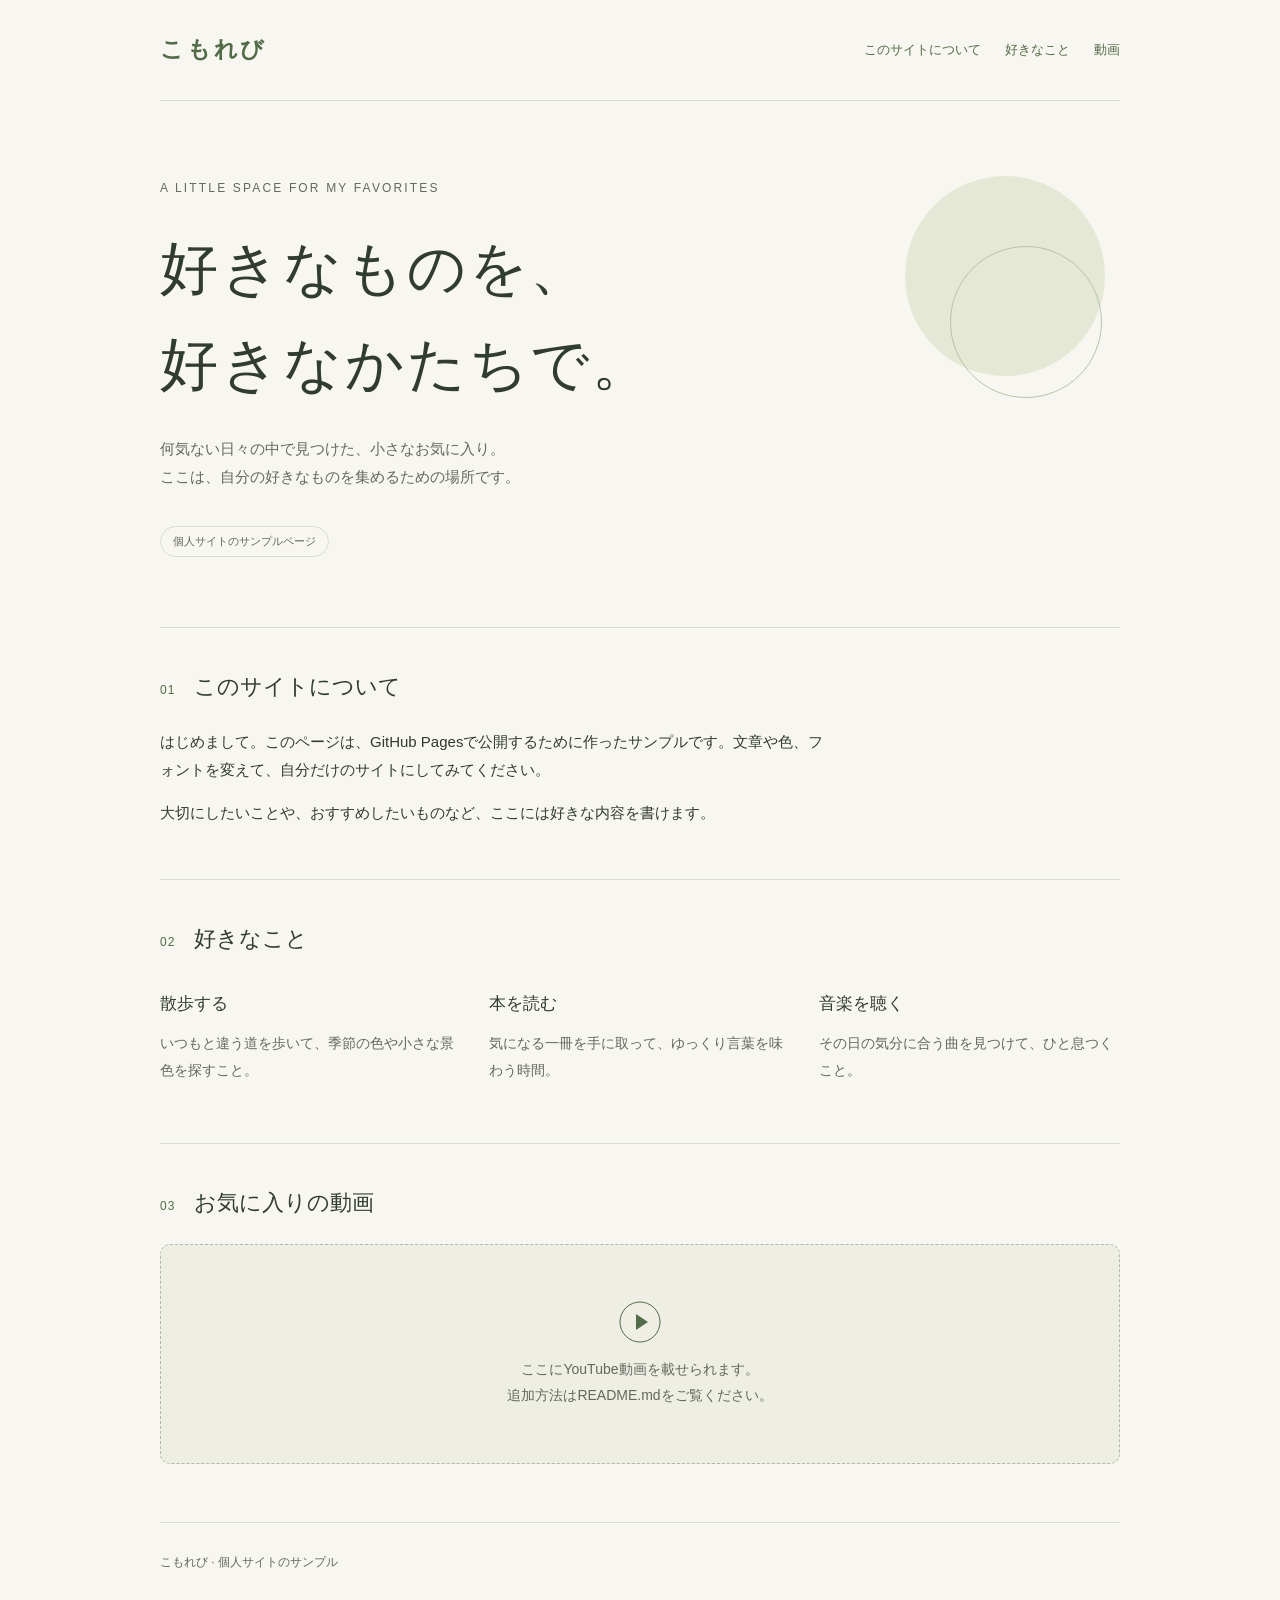
<file: index.html>
<!DOCTYPE html>
<html lang="ja">
<head>
  <meta charset="UTF-8">
  <meta name="viewport" content="width=device-width, initial-scale=1">
  <meta name="robots" content="noindex, nofollow">
  <meta name="description" content="好きなものを少しずつ集めた、個人サイトのサンプルページです。">
  <title>こもれび｜小さな個人サイト</title>
  <style>
    /* 好みの色に変える場合は、まずここを編集してください。 */
    :root {
      --background: #f8f6f0;
      --surface: #eeeee4;
      --text: #303b32;
      --muted: #62695e;
      --accent: #526c48;
      --line: #d9ddcf;
      --font: "Yu Gothic", "Hiragino Kaku Gothic ProN", Meiryo, sans-serif;
    }
    * { box-sizing: border-box; }
    html { scroll-behavior: smooth; }
    body { margin: 0; background: var(--background); color: var(--text); font-family: var(--font); line-height: 1.9; }
    a { color: var(--accent); text-underline-offset: .25em; }
    a:focus-visible { outline: 3px solid var(--accent); outline-offset: 6px; }
    .skip { position: absolute; top: -80px; left: 16px; padding: 8px 16px; background: white; z-index: 2; }
    .skip:focus { top: 8px; }
    .wrap { width: min(100% - 48px, 960px); margin-inline: auto; }
    header { display: flex; align-items: center; justify-content: space-between; gap: 20px; padding-block: 28px; border-bottom: 1px solid var(--line); }
    .brand { font-family: "Yu Mincho", "Hiragino Mincho ProN", serif; font-size: 23px; font-weight: bold; text-decoration: none; letter-spacing: .12em; }
    nav { display: flex; flex-wrap: wrap; gap: 12px 24px; font-size: 13px; }
    nav a { text-decoration: none; }
    nav a:hover { text-decoration: underline; }
    .hero { position: relative; overflow: hidden; padding: 76px 0 70px; }
    .eyebrow { color: var(--muted); font-size: 12px; letter-spacing: .18em; }
    h1 { position: relative; margin: 22px 0; font-family: "Yu Mincho", "Hiragino Mincho ProN", serif; font-size: clamp(34px, 6vw, 58px); font-weight: normal; letter-spacing: .05em; line-height: 1.65; }
    .intro { position: relative; max-width: 570px; color: var(--muted); font-size: 15px; }
    .sun { position: absolute; right: 15px; top: 75px; width: 200px; height: 200px; border-radius: 50%; background: #e4e8d5; }
    .sun::after { content: ""; position: absolute; width: 150px; height: 150px; top: 70px; left: 45px; border: 1px solid #b7c5a9; border-radius: 50%; }
    .badge { display: inline-block; margin-top: 20px; padding: 4px 12px; border: 1px solid var(--line); border-radius: 20px; font-size: 11px; color: var(--muted); }
    section { padding-block: 38px; border-top: 1px solid var(--line); scroll-margin-top: 24px; }
    .section-title { display: flex; align-items: baseline; gap: 18px; margin-bottom: 20px; }
    .number { color: var(--accent); font-size: 12px; letter-spacing: .1em; }
    h2 { margin: 0; font-size: 22px; font-weight: normal; }
    p { margin: 0 0 14px; }
    .about p { max-width: 670px; font-size: 15px; }
    .favorites { display: grid; grid-template-columns: repeat(3, 1fr); gap: 28px; }
    .favorites article { padding-block: 8px; }
    .favorites h3 { margin: 0 0 10px; font-size: 17px; font-weight: normal; }
    .favorites p { font-size: 14px; color: var(--muted); }
    .video-placeholder { display: grid; align-content: center; justify-items: center; gap: 12px; min-height: 220px; padding: 32px; border: 1px dashed #aebba1; border-radius: 10px; background: var(--surface); text-align: center; }
    .video-placeholder svg { color: var(--accent); }
    .video-placeholder p { margin: 0; font-size: 14px; color: var(--muted); }
    .video-frame { width: 100%; aspect-ratio: 16 / 9; border: 0; border-radius: 10px; }
    footer { margin-top: 20px; padding: 28px 0 38px; border-top: 1px solid var(--line); color: var(--muted); font-size: 12px; }
    @media (max-width: 640px) {
      .wrap { width: calc(100% - 36px); }
      header { align-items: flex-start; flex-direction: column; gap: 12px; padding-block: 20px; }
      nav { gap: 12px 20px; }
      .hero { padding-block: 48px; }
      .sun { top: 20px; right: -70px; width: 160px; height: 160px; opacity: .65; }
      .favorites { grid-template-columns: 1fr; gap: 6px; }
      section { padding-block: 30px; }
    }
    @media (prefers-reduced-motion: reduce) { html { scroll-behavior: auto; } }
  </style>
</head>
<body>
  <a class="skip" href="#main">本文へ移動</a>
  <div class="wrap">
    <header>
      <a class="brand" href="#">こもれび</a>
      <nav aria-label="メインメニュー">
        <a href="#about">このサイトについて</a>
        <a href="#favorites">好きなこと</a>
        <a href="#video">動画</a>
      </nav>
    </header>
    <main id="main">
      <div class="hero">
        <div class="sun" aria-hidden="true"></div>
        <div class="eyebrow">A LITTLE SPACE FOR MY FAVORITES</div>
        <h1>好きなものを、<br>好きなかたちで。</h1>
        <p class="intro">何気ない日々の中で見つけた、小さなお気に入り。<br>ここは、自分の好きなものを集めるための場所です。</p>
        <span class="badge">個人サイトのサンプルページ</span>
      </div>
      <section id="about" class="about" aria-labelledby="about-title">
        <div class="section-title"><span class="number">01</span><h2 id="about-title">このサイトについて</h2></div>
        <!-- この文章を、自分の紹介やサイトの説明に変更してください。 -->
        <p>はじめまして。このページは、GitHub Pagesで公開するために作ったサンプルです。文章や色、フォントを変えて、自分だけのサイトにしてみてください。</p>
        <p>大切にしたいことや、おすすめしたいものなど、ここには好きな内容を書けます。</p>
      </section>
      <section id="favorites" aria-labelledby="favorites-title">
        <div class="section-title"><span class="number">02</span><h2 id="favorites-title">好きなこと</h2></div>
        <!-- 以下はサンプルの内容です。項目も文章も自由に変更できます。 -->
        <div class="favorites">
          <article><h3>散歩する</h3><p>いつもと違う道を歩いて、季節の色や小さな景色を探すこと。</p></article>
          <article><h3>本を読む</h3><p>気になる一冊を手に取って、ゆっくり言葉を味わう時間。</p></article>
          <article><h3>音楽を聴く</h3><p>その日の気分に合う曲を見つけて、ひと息つくこと。</p></article>
        </div>
      </section>
      <section id="video" aria-labelledby="video-title">
        <div class="section-title"><span class="number">03</span><h2 id="video-title">お気に入りの動画</h2></div>
        <!-- YouTubeを載せるときは、次のdiv全体をREADME.mdのiframeに置き換えてください。 -->
        <div class="video-placeholder">
          <svg width="44" height="44" viewBox="0 0 44 44" fill="none" aria-hidden="true"><circle cx="22" cy="22" r="20" stroke="currentColor"/><path d="M18 14L30 22L18 30V14Z" fill="currentColor"/></svg>
          <p>ここにYouTube動画を載せられます。<br>追加方法はREADME.mdをご覧ください。</p>
        </div>
      </section>
    </main>
    <footer>こもれび · 個人サイトのサンプル</footer>
  </div>
</body>
</html>
</file>
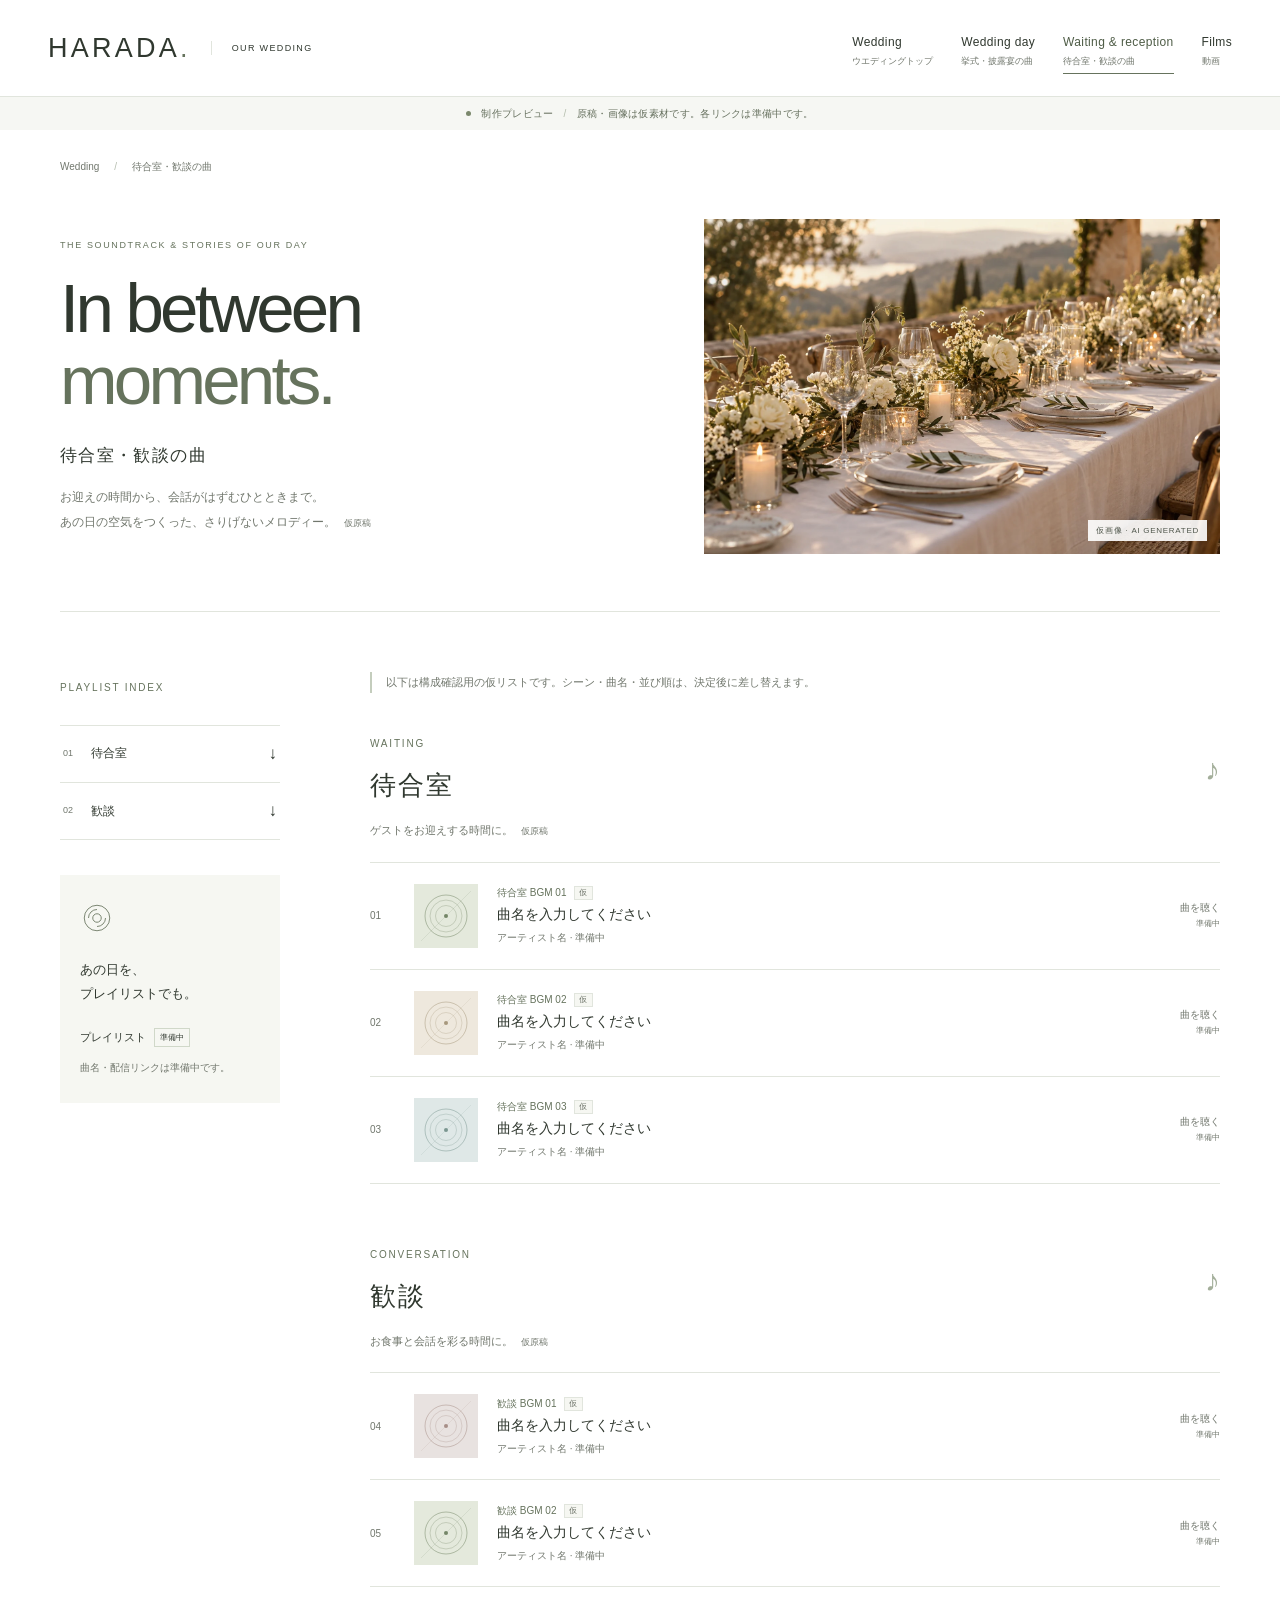
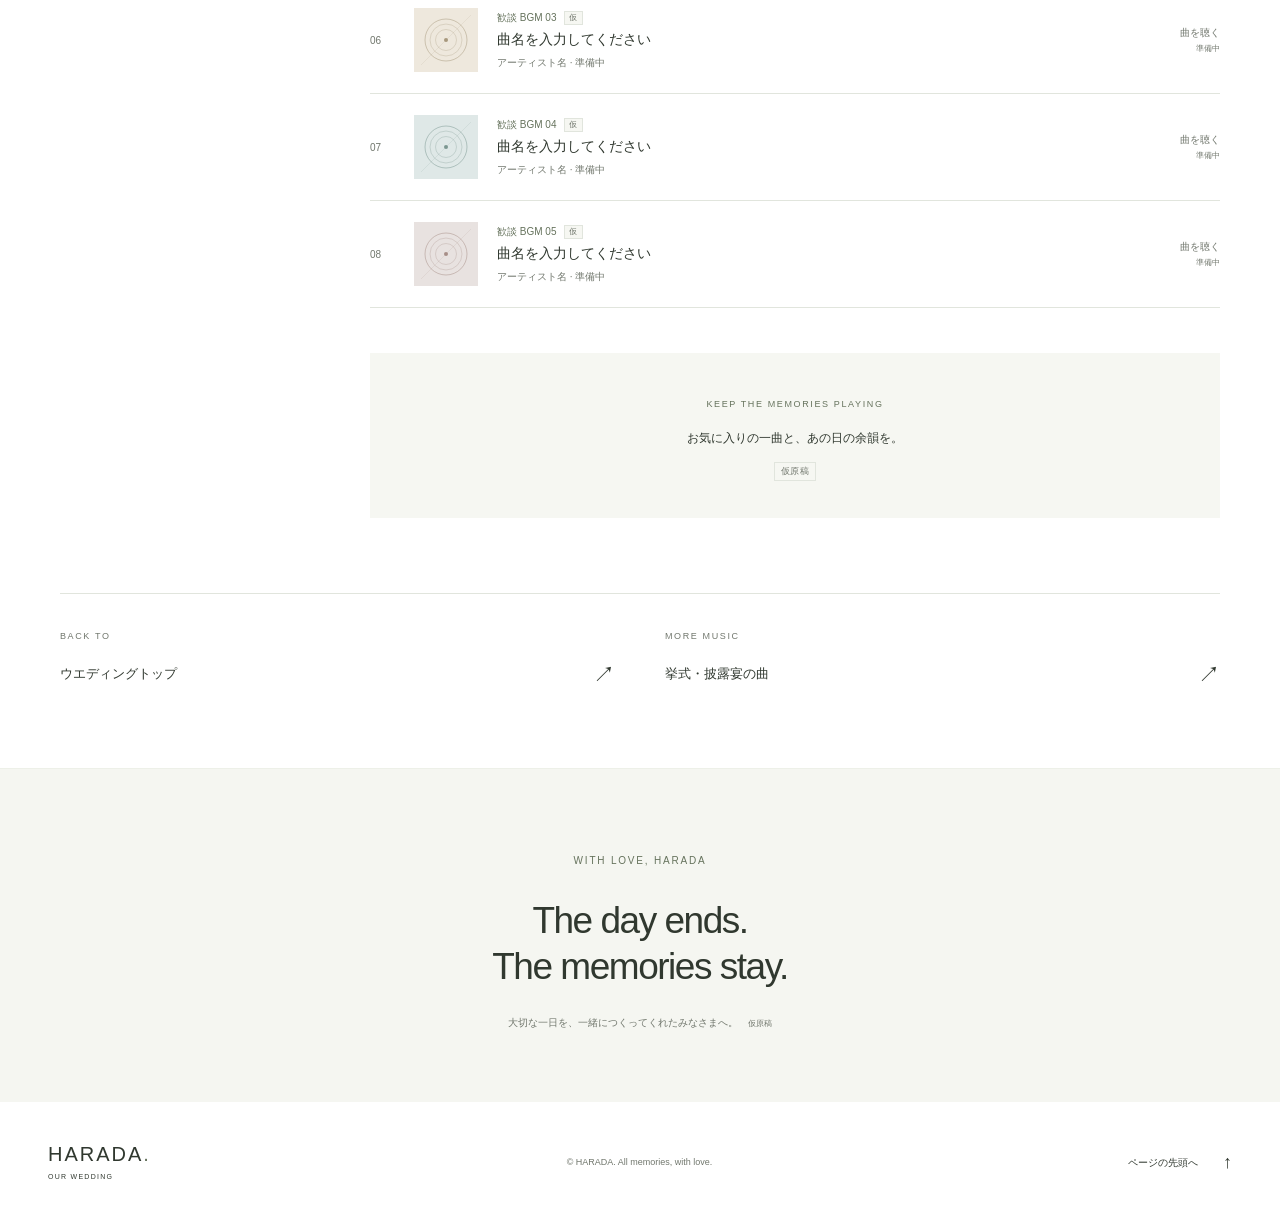
<file: background-music.html>
<!doctype html>
<html lang="ja">
<head>
  <meta charset="utf-8">
  <meta name="viewport" content="width=device-width, initial-scale=1">
  <meta name="description" content="HARADAの結婚式の待合室・歓談の曲をシーン別に振り返るプレイリスト。現在、曲名と配信リンクは準備中です。">
  <meta name="theme-color" content="#ffffff">
  <title>待合室・歓談の曲 | HARADA — Our wedding</title>
  <link rel="icon" href="assets/images/favicon.svg" type="image/svg+xml">
  <link rel="stylesheet" href="assets/css/style.css">
  <script src="assets/js/config.js" defer></script>
  <script src="assets/js/main.js" defer></script>
</head>
<body id="top">
  <a class="skip-link" href="#main">本文へスキップ</a>
  <header class="site-header">
    <div class="header-inner">
      <a class="brand" href="wedding.html" aria-label="HARADA ウエディングトップ"><span class="brand-name">HARADA<span class="brand-dot">.</span></span><span class="brand-sub">OUR WEDDING</span></a>
      <button class="menu-toggle" type="button" aria-expanded="false" aria-controls="site-nav"><span class="menu-label">メニュー</span><span class="menu-lines" aria-hidden="true"></span></button>
      <nav class="site-nav" id="site-nav" aria-label="メインメニュー">
        <a href="wedding.html" ><span lang="en">Wedding</span><span>ウエディングトップ</span></a><a href="music.html" ><span lang="en">Wedding day</span><span>挙式・披露宴の曲</span></a><a href="background-music.html" aria-current="page" ><span lang="en">Waiting & reception</span><span>待合室・歓談の曲</span></a><a href="movie.html" ><span lang="en">Films</span><span>動画</span></a>
      </nav>
    </div>
  </header>
  <div class="draft-notice"><span class="status-dot" aria-hidden="true"></span>制作プレビュー <span class="notice-divider" aria-hidden="true">/</span> 原稿・画像は仮素材です。各リンクは準備中です。</div>
<main id="main"><div class="wrap"><a class="breadcrumb" href="wedding.html">Wedding <span aria-hidden="true">/</span> <span>待合室・歓談の曲</span></a></div>
    <section class="subhero wrap"><div class="subhero-copy"><p class="eyebrow">THE SOUNDTRACK & STORIES OF OUR DAY</p><h1 lang="en">In between<br><span>moments.</span></h1><p class="subhero-ja">待合室・歓談の曲</p><p class="subhero-description">お迎えの時間から、会話がはずむひとときまで。<br>あの日の空気をつくった、さりげないメロディー。<small class="inline-draft">仮原稿</small></p></div><figure class="photo subhero-photo"><img src="assets/images/reception.webp" alt="ウエディングの雰囲気を伝えるイメージ（AI生成の仮画像）" width="1536" height="1024" fetchpriority="high"><figcaption>仮画像 · AI GENERATED</figcaption></figure></section><div class="music-layout wrap"><aside class="playlist-aside"><span class="tiny-label">PLAYLIST INDEX</span><nav aria-label="曲一覧のセクション"><a href="#waiting"><span>01</span> 待合室<span aria-hidden="true">↓</span></a><a href="#conversation"><span>02</span> 歓談<span aria-hidden="true">↓</span></a></nav><div class="playlist-note"><svg viewBox="0 0 40 40" width="34" height="34" fill="none" aria-hidden="true"><circle cx="20" cy="20" r="15" stroke="currentColor"/><circle cx="20" cy="20" r="5" stroke="currentColor"/><path d="M10 20a10 10 0 0 1 10-10M30 20a10 10 0 0 1-10 10" stroke="currentColor"/></svg><p>あの日を、<br>プレイリストでも。</p><span class="playlist-pending pending-link" data-link="backgroundPlaylist" data-label="プレイリスト"><span>プレイリスト</span><small>準備中</small></span><p class="help-text">曲名・配信リンクは準備中です。</p></div></aside><div class="music-content"><p class="content-notice">以下は構成確認用の仮リストです。シーン・曲名・並び順は、決定後に差し替えます。</p><section class="song-section" id="waiting"><div class="song-heading"><div><span class="tiny-label">WAITING</span><h2>待合室</h2></div><span class="section-mark" aria-hidden="true">♪</span></div><p class="song-description">ゲストをお迎えする時間に。<small class="inline-draft">仮原稿</small></p><ol class="track-list" start="1"><li class="track"><span class="track-number">01</span><img class="album-art" src="assets/images/album-1.svg" alt="" width="64" height="64" loading="lazy"><div class="track-info"><span class="track-scene">待合室 BGM 01<span class="draft-label">仮</span></span><h3>曲名を入力してください</h3><p>アーティスト名 · 準備中</p></div><span class="track-listen pending-link" data-link="background01" data-label="曲を聴く"><span>曲を聴く</span><small>準備中</small></span></li><li class="track"><span class="track-number">02</span><img class="album-art" src="assets/images/album-2.svg" alt="" width="64" height="64" loading="lazy"><div class="track-info"><span class="track-scene">待合室 BGM 02<span class="draft-label">仮</span></span><h3>曲名を入力してください</h3><p>アーティスト名 · 準備中</p></div><span class="track-listen pending-link" data-link="background02" data-label="曲を聴く"><span>曲を聴く</span><small>準備中</small></span></li><li class="track"><span class="track-number">03</span><img class="album-art" src="assets/images/album-3.svg" alt="" width="64" height="64" loading="lazy"><div class="track-info"><span class="track-scene">待合室 BGM 03<span class="draft-label">仮</span></span><h3>曲名を入力してください</h3><p>アーティスト名 · 準備中</p></div><span class="track-listen pending-link" data-link="background03" data-label="曲を聴く"><span>曲を聴く</span><small>準備中</small></span></li></ol></section><section class="song-section" id="conversation"><div class="song-heading"><div><span class="tiny-label">CONVERSATION</span><h2>歓談</h2></div><span class="section-mark" aria-hidden="true">♪</span></div><p class="song-description">お食事と会話を彩る時間に。<small class="inline-draft">仮原稿</small></p><ol class="track-list" start="4"><li class="track"><span class="track-number">04</span><img class="album-art" src="assets/images/album-4.svg" alt="" width="64" height="64" loading="lazy"><div class="track-info"><span class="track-scene">歓談 BGM 01<span class="draft-label">仮</span></span><h3>曲名を入力してください</h3><p>アーティスト名 · 準備中</p></div><span class="track-listen pending-link" data-link="background04" data-label="曲を聴く"><span>曲を聴く</span><small>準備中</small></span></li><li class="track"><span class="track-number">05</span><img class="album-art" src="assets/images/album-1.svg" alt="" width="64" height="64" loading="lazy"><div class="track-info"><span class="track-scene">歓談 BGM 02<span class="draft-label">仮</span></span><h3>曲名を入力してください</h3><p>アーティスト名 · 準備中</p></div><span class="track-listen pending-link" data-link="background05" data-label="曲を聴く"><span>曲を聴く</span><small>準備中</small></span></li><li class="track"><span class="track-number">06</span><img class="album-art" src="assets/images/album-2.svg" alt="" width="64" height="64" loading="lazy"><div class="track-info"><span class="track-scene">歓談 BGM 03<span class="draft-label">仮</span></span><h3>曲名を入力してください</h3><p>アーティスト名 · 準備中</p></div><span class="track-listen pending-link" data-link="background06" data-label="曲を聴く"><span>曲を聴く</span><small>準備中</small></span></li><li class="track"><span class="track-number">07</span><img class="album-art" src="assets/images/album-3.svg" alt="" width="64" height="64" loading="lazy"><div class="track-info"><span class="track-scene">歓談 BGM 04<span class="draft-label">仮</span></span><h3>曲名を入力してください</h3><p>アーティスト名 · 準備中</p></div><span class="track-listen pending-link" data-link="background07" data-label="曲を聴く"><span>曲を聴く</span><small>準備中</small></span></li><li class="track"><span class="track-number">08</span><img class="album-art" src="assets/images/album-4.svg" alt="" width="64" height="64" loading="lazy"><div class="track-info"><span class="track-scene">歓談 BGM 05<span class="draft-label">仮</span></span><h3>曲名を入力してください</h3><p>アーティスト名 · 準備中</p></div><span class="track-listen pending-link" data-link="background08" data-label="曲を聴く"><span>曲を聴く</span><small>準備中</small></span></li></ol></section><div class="music-end"><span class="tiny-label">KEEP THE MEMORIES PLAYING</span><p>お気に入りの一曲と、あの日の余韻を。</p><span class="draft-label">仮原稿</span></div></div></div><nav class="next-pages wrap" aria-label="ほかの思い出を振り返る"><a href="wedding.html"><span class="tiny-label">BACK TO</span><span>ウエディングトップ <span aria-hidden="true">↗</span></span></a><a href="music.html"><span class="tiny-label">MORE MUSIC</span><span>挙式・披露宴の曲 <span aria-hidden="true">↗</span></span></a></nav></main>
  <section class="closing" aria-label="感謝のメッセージ（仮原稿）">
    <span class="tiny-label">WITH LOVE, HARADA</span>
    <p lang="en">The day ends.<br>The memories stay.</p>
    <span class="closing-jp">大切な一日を、一緒につくってくれたみなさまへ。<small>仮原稿</small></span>
  </section>
  <footer class="site-footer">
    <a class="footer-brand" href="wedding.html">HARADA<span class="brand-dot">.</span><span>OUR WEDDING</span></a>
    <p>© HARADA. All memories, with love.</p>
    <a class="back-top" href="#top">ページの先頭へ <span aria-hidden="true">↑</span></a>
  </footer>
</body>
</html>
</file>
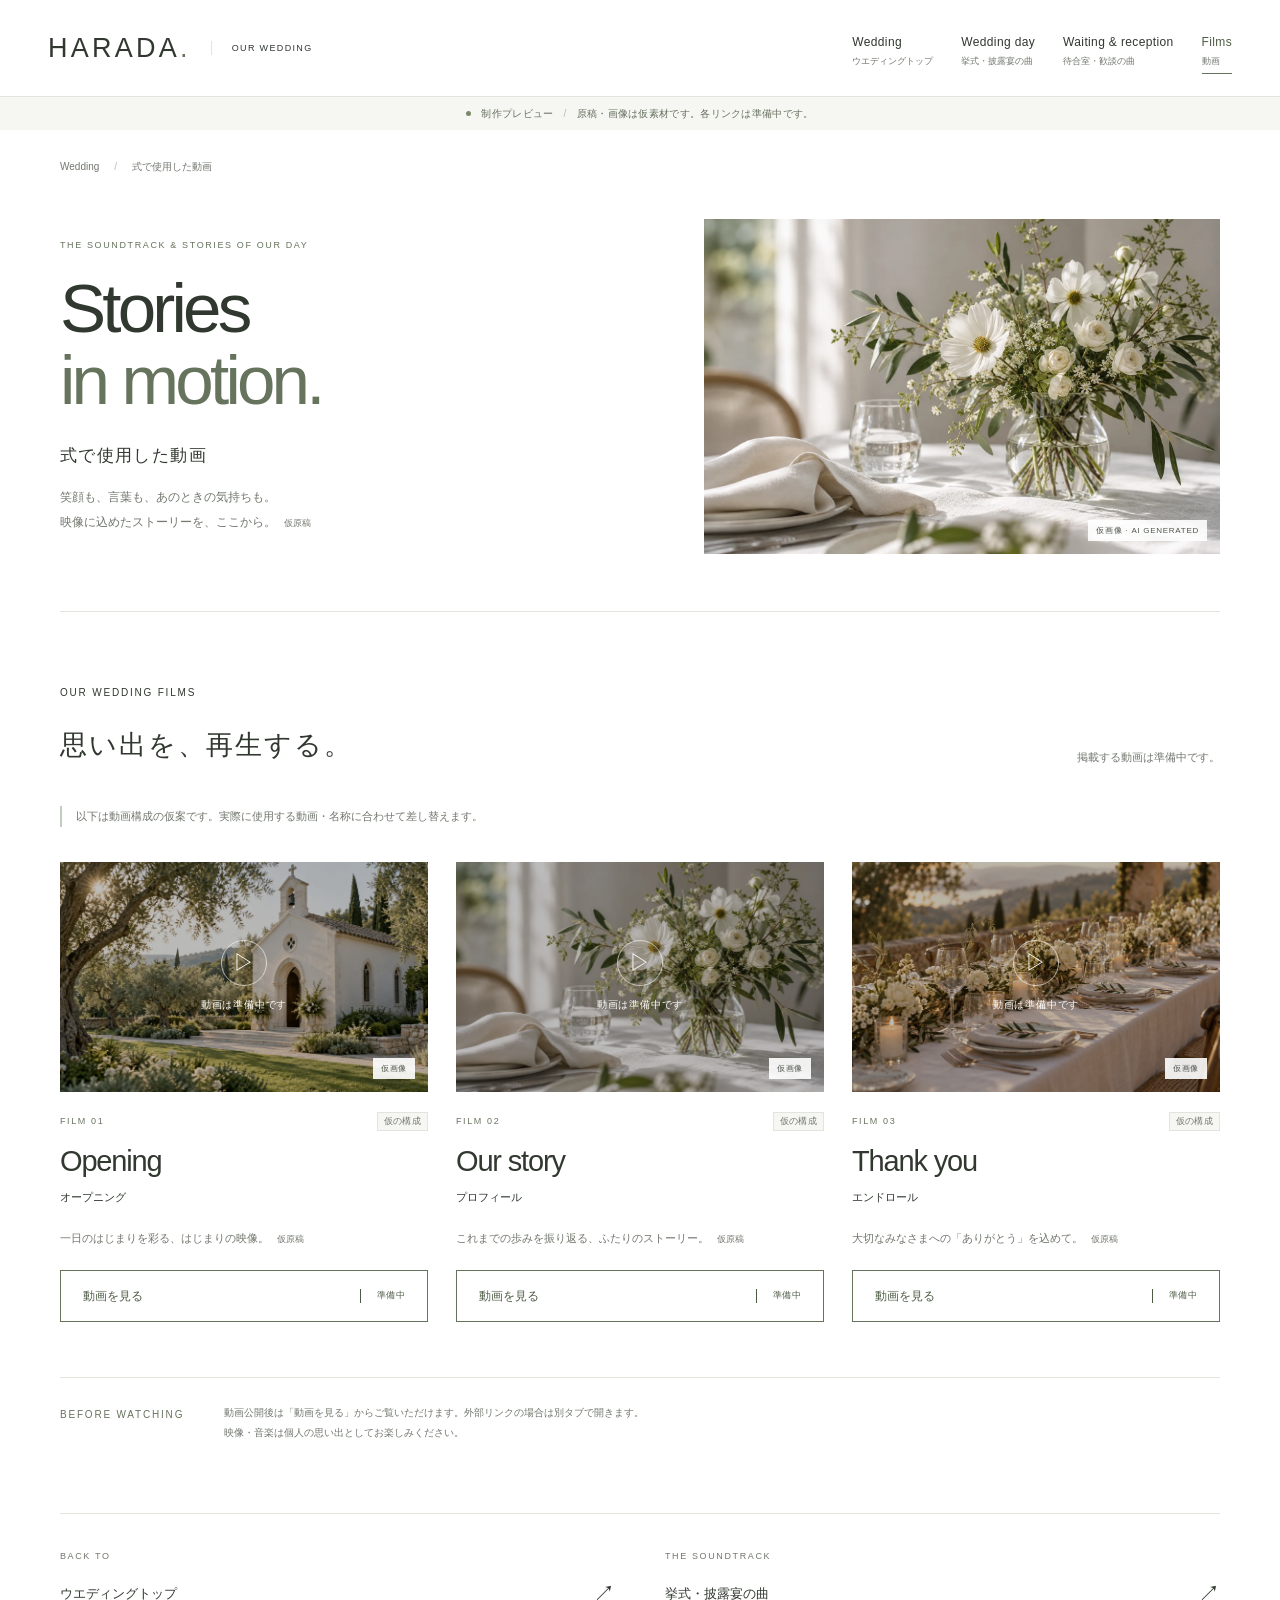
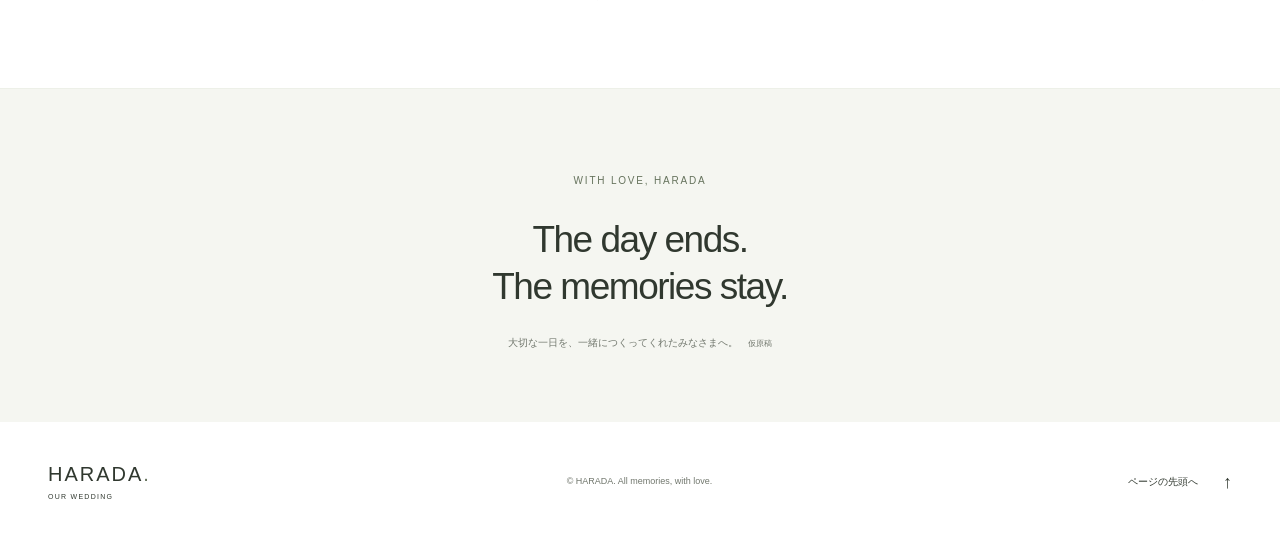
<file: movie.html>
<!doctype html>
<html lang="ja">
<head>
  <meta charset="utf-8">
  <meta name="viewport" content="width=device-width, initial-scale=1">
  <meta name="description" content="HARADAの結婚式で使用した動画を振り返るページ。オープニング、プロフィール、エンドロールの仮枠をご用意しています。動画は準備中です。">
  <meta name="theme-color" content="#ffffff">
  <title>式で使用した動画 | HARADA — Our wedding</title>
  <link rel="icon" href="assets/images/favicon.svg" type="image/svg+xml">
  <link rel="stylesheet" href="assets/css/style.css">
  <script src="assets/js/config.js" defer></script>
  <script src="assets/js/main.js" defer></script>
</head>
<body id="top">
  <a class="skip-link" href="#main">本文へスキップ</a>
  <header class="site-header">
    <div class="header-inner">
      <a class="brand" href="wedding.html" aria-label="HARADA ウエディングトップ"><span class="brand-name">HARADA<span class="brand-dot">.</span></span><span class="brand-sub">OUR WEDDING</span></a>
      <button class="menu-toggle" type="button" aria-expanded="false" aria-controls="site-nav"><span class="menu-label">メニュー</span><span class="menu-lines" aria-hidden="true"></span></button>
      <nav class="site-nav" id="site-nav" aria-label="メインメニュー">
        <a href="wedding.html" ><span lang="en">Wedding</span><span>ウエディングトップ</span></a><a href="music.html" ><span lang="en">Wedding day</span><span>挙式・披露宴の曲</span></a><a href="background-music.html" ><span lang="en">Waiting & reception</span><span>待合室・歓談の曲</span></a><a href="movie.html" aria-current="page" ><span lang="en">Films</span><span>動画</span></a>
      </nav>
    </div>
  </header>
  <div class="draft-notice"><span class="status-dot" aria-hidden="true"></span>制作プレビュー <span class="notice-divider" aria-hidden="true">/</span> 原稿・画像は仮素材です。各リンクは準備中です。</div>
<main id="main"><div class="wrap"><a class="breadcrumb" href="wedding.html">Wedding <span aria-hidden="true">/</span> <span>式で使用した動画</span></a></div>
    <section class="subhero wrap"><div class="subhero-copy"><p class="eyebrow">THE SOUNDTRACK & STORIES OF OUR DAY</p><h1 lang="en">Stories<br><span>in motion.</span></h1><p class="subhero-ja">式で使用した動画</p><p class="subhero-description">笑顔も、言葉も、あのときの気持ちも。<br>映像に込めたストーリーを、ここから。<small class="inline-draft">仮原稿</small></p></div><figure class="photo subhero-photo"><img src="assets/images/wedding-flowers.webp" alt="ウエディングの雰囲気を伝えるイメージ（AI生成の仮画像）" width="1536" height="1024" fetchpriority="high"><figcaption>仮画像 · AI GENERATED</figcaption></figure></section><section class="film-section wrap" aria-labelledby="film-heading"><div class="section-heading"><div><span class="tiny-label">OUR WEDDING FILMS</span><h2 id="film-heading">思い出を、再生する。</h2></div><p>掲載する動画は準備中です。</p></div><p class="content-notice">以下は動画構成の仮案です。実際に使用する動画・名称に合わせて差し替えます。</p><div class="film-grid"><article class="film-card"><div class="film-poster" data-video="film01"><img src="assets/images/ceremony.webp" alt="オープニングの仮サムネイル（AI生成の仮画像）" width="1536" height="1024" loading="lazy"><span class="film-placeholder"><span aria-hidden="true">▷</span>動画は準備中です</span><span class="image-note">仮画像</span></div><div class="film-body"><div class="film-title"><span class="tiny-label">FILM 01</span><span class="draft-label">仮の構成</span></div><h3 lang="en">Opening</h3><p class="film-ja">オープニング</p><p class="film-description">一日のはじまりを彩る、はじまりの映像。<small class="inline-draft">仮原稿</small></p><span class="button button-outline pending-link" data-link="film01" data-label="動画を見る"><span>動画を見る</span><small>準備中</small></span></div></article><article class="film-card"><div class="film-poster" data-video="film02"><img src="assets/images/wedding-flowers.webp" alt="プロフィールの仮サムネイル（AI生成の仮画像）" width="1536" height="1024" loading="lazy"><span class="film-placeholder"><span aria-hidden="true">▷</span>動画は準備中です</span><span class="image-note">仮画像</span></div><div class="film-body"><div class="film-title"><span class="tiny-label">FILM 02</span><span class="draft-label">仮の構成</span></div><h3 lang="en">Our story</h3><p class="film-ja">プロフィール</p><p class="film-description">これまでの歩みを振り返る、ふたりのストーリー。<small class="inline-draft">仮原稿</small></p><span class="button button-outline pending-link" data-link="film02" data-label="動画を見る"><span>動画を見る</span><small>準備中</small></span></div></article><article class="film-card"><div class="film-poster" data-video="film03"><img src="assets/images/reception.webp" alt="エンドロールの仮サムネイル（AI生成の仮画像）" width="1536" height="1024" loading="lazy"><span class="film-placeholder"><span aria-hidden="true">▷</span>動画は準備中です</span><span class="image-note">仮画像</span></div><div class="film-body"><div class="film-title"><span class="tiny-label">FILM 03</span><span class="draft-label">仮の構成</span></div><h3 lang="en">Thank you</h3><p class="film-ja">エンドロール</p><p class="film-description">大切なみなさまへの「ありがとう」を込めて。<small class="inline-draft">仮原稿</small></p><span class="button button-outline pending-link" data-link="film03" data-label="動画を見る"><span>動画を見る</span><small>準備中</small></span></div></article></div><aside class="viewing-note"><span class="tiny-label">BEFORE WATCHING</span><p>動画公開後は「動画を見る」からご覧いただけます。外部リンクの場合は別タブで開きます。<br>映像・音楽は個人の思い出としてお楽しみください。</p></aside></section><nav class="next-pages wrap" aria-label="ほかの思い出を振り返る"><a href="wedding.html"><span class="tiny-label">BACK TO</span><span>ウエディングトップ <span aria-hidden="true">↗</span></span></a><a href="music.html"><span class="tiny-label">THE SOUNDTRACK</span><span>挙式・披露宴の曲 <span aria-hidden="true">↗</span></span></a></nav></main>
  <section class="closing" aria-label="感謝のメッセージ（仮原稿）">
    <span class="tiny-label">WITH LOVE, HARADA</span>
    <p lang="en">The day ends.<br>The memories stay.</p>
    <span class="closing-jp">大切な一日を、一緒につくってくれたみなさまへ。<small>仮原稿</small></span>
  </section>
  <footer class="site-footer">
    <a class="footer-brand" href="wedding.html">HARADA<span class="brand-dot">.</span><span>OUR WEDDING</span></a>
    <p>© HARADA. All memories, with love.</p>
    <a class="back-top" href="#top">ページの先頭へ <span aria-hidden="true">↑</span></a>
  </footer>
</body>
</html>
</file>
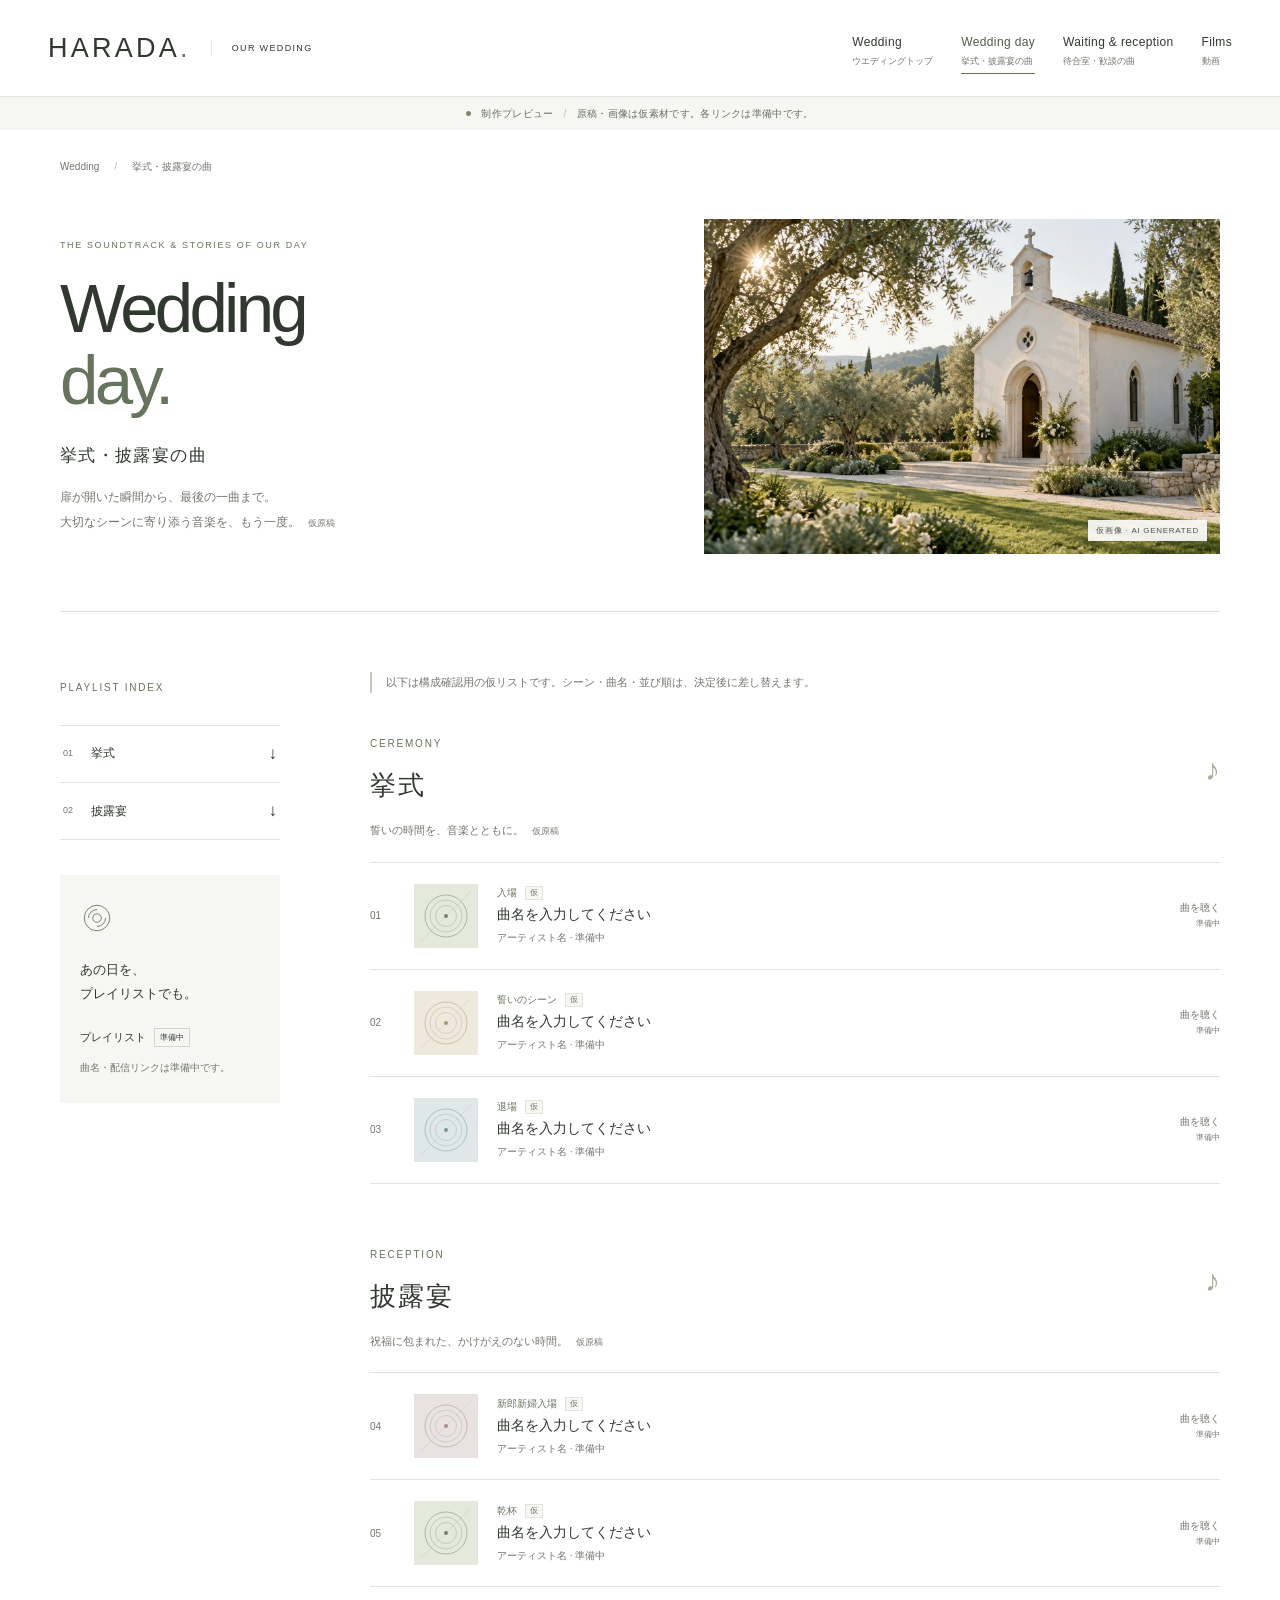
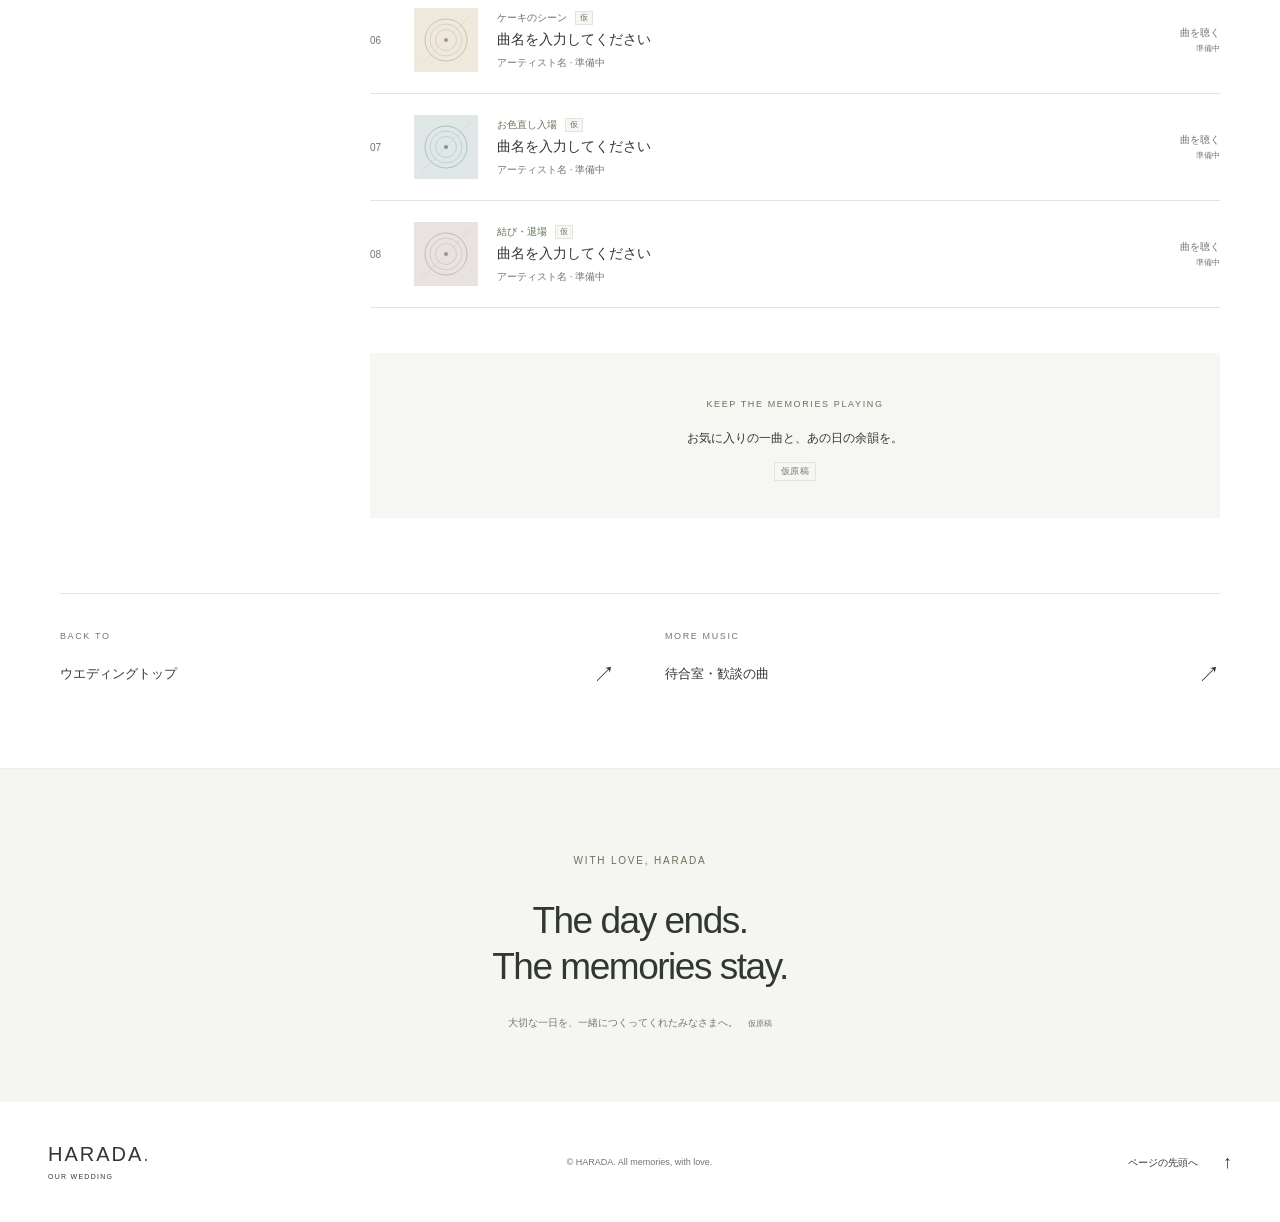
<file: music.html>
<!doctype html>
<html lang="ja">
<head>
  <meta charset="utf-8">
  <meta name="viewport" content="width=device-width, initial-scale=1">
  <meta name="description" content="HARADAの結婚式の挙式・披露宴の曲をシーン別に振り返るプレイリスト。現在、曲名と配信リンクは準備中です。">
  <meta name="theme-color" content="#ffffff">
  <title>挙式・披露宴の曲 | HARADA — Our wedding</title>
  <link rel="icon" href="assets/images/favicon.svg" type="image/svg+xml">
  <link rel="stylesheet" href="assets/css/style.css">
  <script src="assets/js/config.js" defer></script>
  <script src="assets/js/main.js" defer></script>
</head>
<body id="top">
  <a class="skip-link" href="#main">本文へスキップ</a>
  <header class="site-header">
    <div class="header-inner">
      <a class="brand" href="wedding.html" aria-label="HARADA ウエディングトップ"><span class="brand-name">HARADA<span class="brand-dot">.</span></span><span class="brand-sub">OUR WEDDING</span></a>
      <button class="menu-toggle" type="button" aria-expanded="false" aria-controls="site-nav"><span class="menu-label">メニュー</span><span class="menu-lines" aria-hidden="true"></span></button>
      <nav class="site-nav" id="site-nav" aria-label="メインメニュー">
        <a href="wedding.html" ><span lang="en">Wedding</span><span>ウエディングトップ</span></a><a href="music.html" aria-current="page" ><span lang="en">Wedding day</span><span>挙式・披露宴の曲</span></a><a href="background-music.html" ><span lang="en">Waiting & reception</span><span>待合室・歓談の曲</span></a><a href="movie.html" ><span lang="en">Films</span><span>動画</span></a>
      </nav>
    </div>
  </header>
  <div class="draft-notice"><span class="status-dot" aria-hidden="true"></span>制作プレビュー <span class="notice-divider" aria-hidden="true">/</span> 原稿・画像は仮素材です。各リンクは準備中です。</div>
<main id="main"><div class="wrap"><a class="breadcrumb" href="wedding.html">Wedding <span aria-hidden="true">/</span> <span>挙式・披露宴の曲</span></a></div>
    <section class="subhero wrap"><div class="subhero-copy"><p class="eyebrow">THE SOUNDTRACK & STORIES OF OUR DAY</p><h1 lang="en">Wedding<br><span>day.</span></h1><p class="subhero-ja">挙式・披露宴の曲</p><p class="subhero-description">扉が開いた瞬間から、最後の一曲まで。<br>大切なシーンに寄り添う音楽を、もう一度。<small class="inline-draft">仮原稿</small></p></div><figure class="photo subhero-photo"><img src="assets/images/ceremony.webp" alt="ウエディングの雰囲気を伝えるイメージ（AI生成の仮画像）" width="1536" height="1024" fetchpriority="high"><figcaption>仮画像 · AI GENERATED</figcaption></figure></section><div class="music-layout wrap"><aside class="playlist-aside"><span class="tiny-label">PLAYLIST INDEX</span><nav aria-label="曲一覧のセクション"><a href="#ceremony"><span>01</span> 挙式<span aria-hidden="true">↓</span></a><a href="#reception"><span>02</span> 披露宴<span aria-hidden="true">↓</span></a></nav><div class="playlist-note"><svg viewBox="0 0 40 40" width="34" height="34" fill="none" aria-hidden="true"><circle cx="20" cy="20" r="15" stroke="currentColor"/><circle cx="20" cy="20" r="5" stroke="currentColor"/><path d="M10 20a10 10 0 0 1 10-10M30 20a10 10 0 0 1-10 10" stroke="currentColor"/></svg><p>あの日を、<br>プレイリストでも。</p><span class="playlist-pending pending-link" data-link="weddingPlaylist" data-label="プレイリスト"><span>プレイリスト</span><small>準備中</small></span><p class="help-text">曲名・配信リンクは準備中です。</p></div></aside><div class="music-content"><p class="content-notice">以下は構成確認用の仮リストです。シーン・曲名・並び順は、決定後に差し替えます。</p><section class="song-section" id="ceremony"><div class="song-heading"><div><span class="tiny-label">CEREMONY</span><h2>挙式</h2></div><span class="section-mark" aria-hidden="true">♪</span></div><p class="song-description">誓いの時間を、音楽とともに。<small class="inline-draft">仮原稿</small></p><ol class="track-list" start="1"><li class="track"><span class="track-number">01</span><img class="album-art" src="assets/images/album-1.svg" alt="" width="64" height="64" loading="lazy"><div class="track-info"><span class="track-scene">入場<span class="draft-label">仮</span></span><h3>曲名を入力してください</h3><p>アーティスト名 · 準備中</p></div><span class="track-listen pending-link" data-link="wedding01" data-label="曲を聴く"><span>曲を聴く</span><small>準備中</small></span></li><li class="track"><span class="track-number">02</span><img class="album-art" src="assets/images/album-2.svg" alt="" width="64" height="64" loading="lazy"><div class="track-info"><span class="track-scene">誓いのシーン<span class="draft-label">仮</span></span><h3>曲名を入力してください</h3><p>アーティスト名 · 準備中</p></div><span class="track-listen pending-link" data-link="wedding02" data-label="曲を聴く"><span>曲を聴く</span><small>準備中</small></span></li><li class="track"><span class="track-number">03</span><img class="album-art" src="assets/images/album-3.svg" alt="" width="64" height="64" loading="lazy"><div class="track-info"><span class="track-scene">退場<span class="draft-label">仮</span></span><h3>曲名を入力してください</h3><p>アーティスト名 · 準備中</p></div><span class="track-listen pending-link" data-link="wedding03" data-label="曲を聴く"><span>曲を聴く</span><small>準備中</small></span></li></ol></section><section class="song-section" id="reception"><div class="song-heading"><div><span class="tiny-label">RECEPTION</span><h2>披露宴</h2></div><span class="section-mark" aria-hidden="true">♪</span></div><p class="song-description">祝福に包まれた、かけがえのない時間。<small class="inline-draft">仮原稿</small></p><ol class="track-list" start="4"><li class="track"><span class="track-number">04</span><img class="album-art" src="assets/images/album-4.svg" alt="" width="64" height="64" loading="lazy"><div class="track-info"><span class="track-scene">新郎新婦入場<span class="draft-label">仮</span></span><h3>曲名を入力してください</h3><p>アーティスト名 · 準備中</p></div><span class="track-listen pending-link" data-link="wedding04" data-label="曲を聴く"><span>曲を聴く</span><small>準備中</small></span></li><li class="track"><span class="track-number">05</span><img class="album-art" src="assets/images/album-1.svg" alt="" width="64" height="64" loading="lazy"><div class="track-info"><span class="track-scene">乾杯<span class="draft-label">仮</span></span><h3>曲名を入力してください</h3><p>アーティスト名 · 準備中</p></div><span class="track-listen pending-link" data-link="wedding05" data-label="曲を聴く"><span>曲を聴く</span><small>準備中</small></span></li><li class="track"><span class="track-number">06</span><img class="album-art" src="assets/images/album-2.svg" alt="" width="64" height="64" loading="lazy"><div class="track-info"><span class="track-scene">ケーキのシーン<span class="draft-label">仮</span></span><h3>曲名を入力してください</h3><p>アーティスト名 · 準備中</p></div><span class="track-listen pending-link" data-link="wedding06" data-label="曲を聴く"><span>曲を聴く</span><small>準備中</small></span></li><li class="track"><span class="track-number">07</span><img class="album-art" src="assets/images/album-3.svg" alt="" width="64" height="64" loading="lazy"><div class="track-info"><span class="track-scene">お色直し入場<span class="draft-label">仮</span></span><h3>曲名を入力してください</h3><p>アーティスト名 · 準備中</p></div><span class="track-listen pending-link" data-link="wedding07" data-label="曲を聴く"><span>曲を聴く</span><small>準備中</small></span></li><li class="track"><span class="track-number">08</span><img class="album-art" src="assets/images/album-4.svg" alt="" width="64" height="64" loading="lazy"><div class="track-info"><span class="track-scene">結び・退場<span class="draft-label">仮</span></span><h3>曲名を入力してください</h3><p>アーティスト名 · 準備中</p></div><span class="track-listen pending-link" data-link="wedding08" data-label="曲を聴く"><span>曲を聴く</span><small>準備中</small></span></li></ol></section><div class="music-end"><span class="tiny-label">KEEP THE MEMORIES PLAYING</span><p>お気に入りの一曲と、あの日の余韻を。</p><span class="draft-label">仮原稿</span></div></div></div><nav class="next-pages wrap" aria-label="ほかの思い出を振り返る"><a href="wedding.html"><span class="tiny-label">BACK TO</span><span>ウエディングトップ <span aria-hidden="true">↗</span></span></a><a href="background-music.html"><span class="tiny-label">MORE MUSIC</span><span>待合室・歓談の曲 <span aria-hidden="true">↗</span></span></a></nav></main>
  <section class="closing" aria-label="感謝のメッセージ（仮原稿）">
    <span class="tiny-label">WITH LOVE, HARADA</span>
    <p lang="en">The day ends.<br>The memories stay.</p>
    <span class="closing-jp">大切な一日を、一緒につくってくれたみなさまへ。<small>仮原稿</small></span>
  </section>
  <footer class="site-footer">
    <a class="footer-brand" href="wedding.html">HARADA<span class="brand-dot">.</span><span>OUR WEDDING</span></a>
    <p>© HARADA. All memories, with love.</p>
    <a class="back-top" href="#top">ページの先頭へ <span aria-hidden="true">↑</span></a>
  </footer>
</body>
</html>
</file>
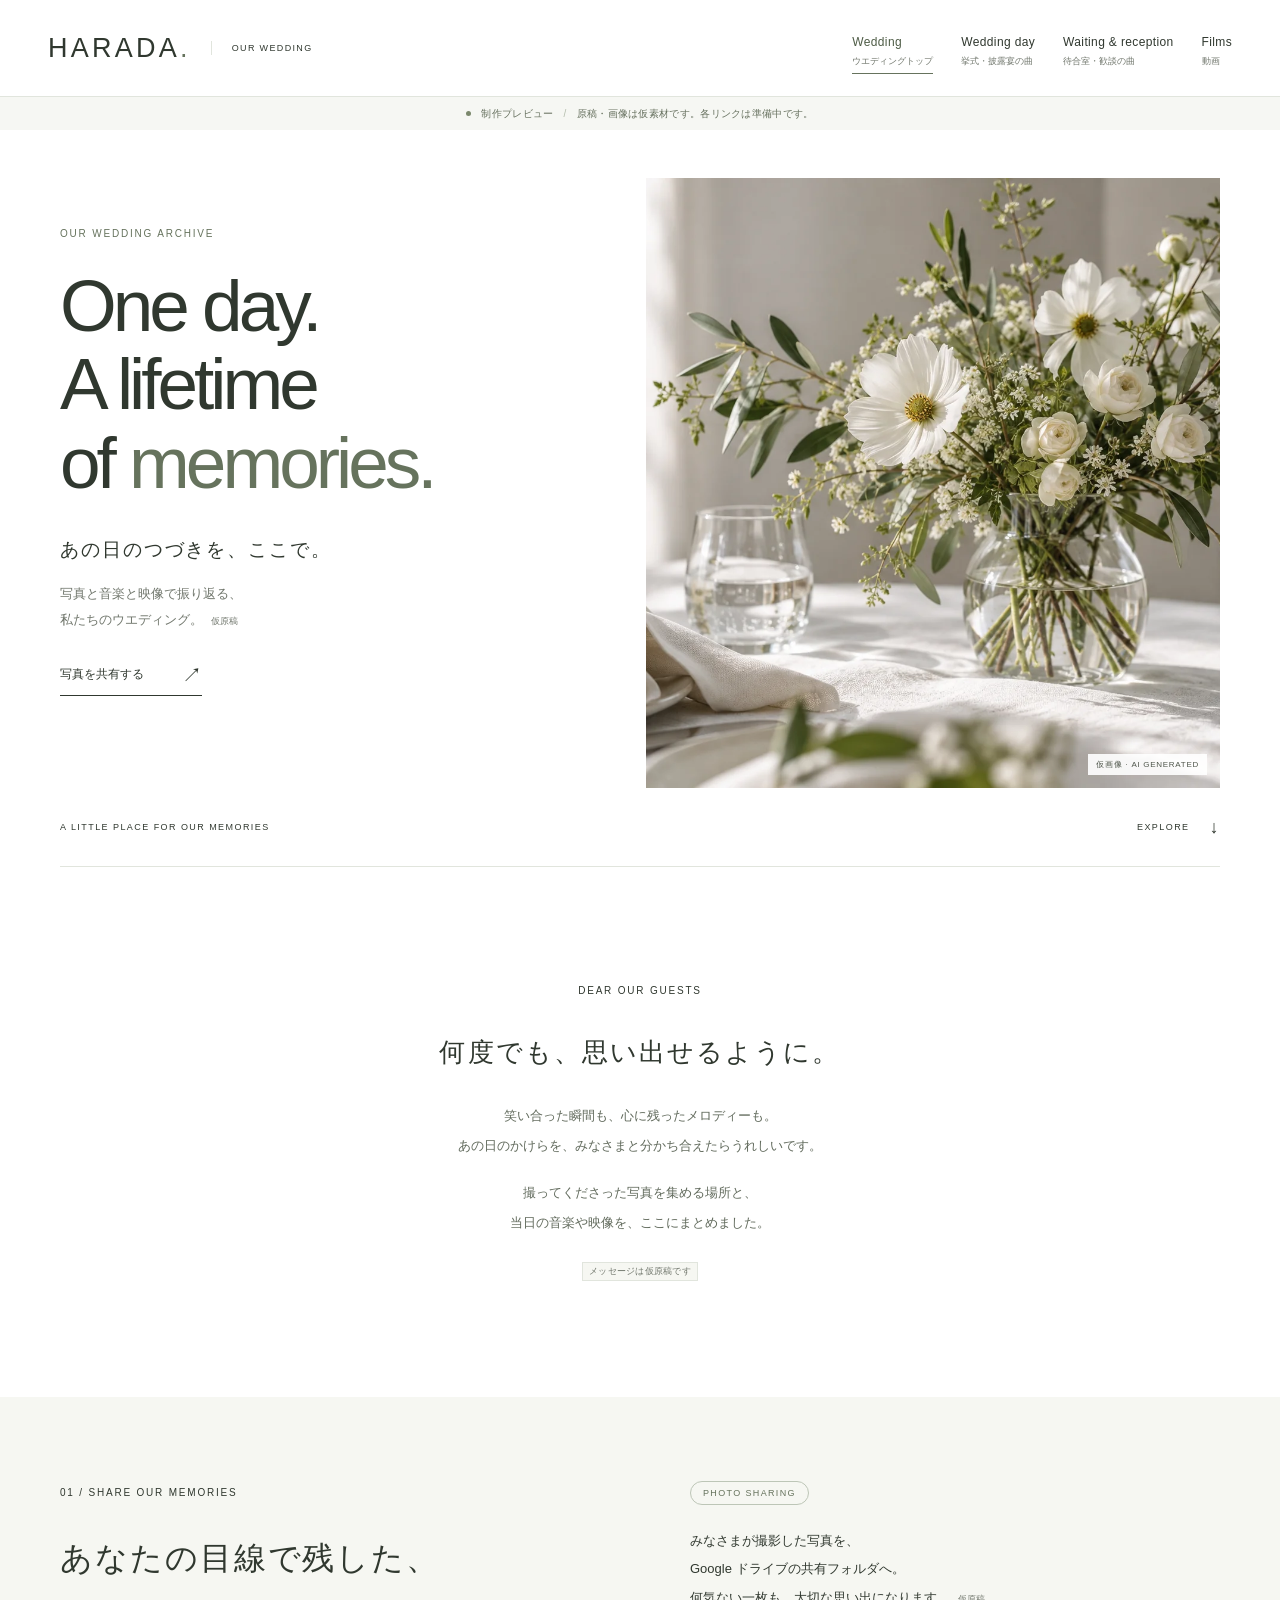
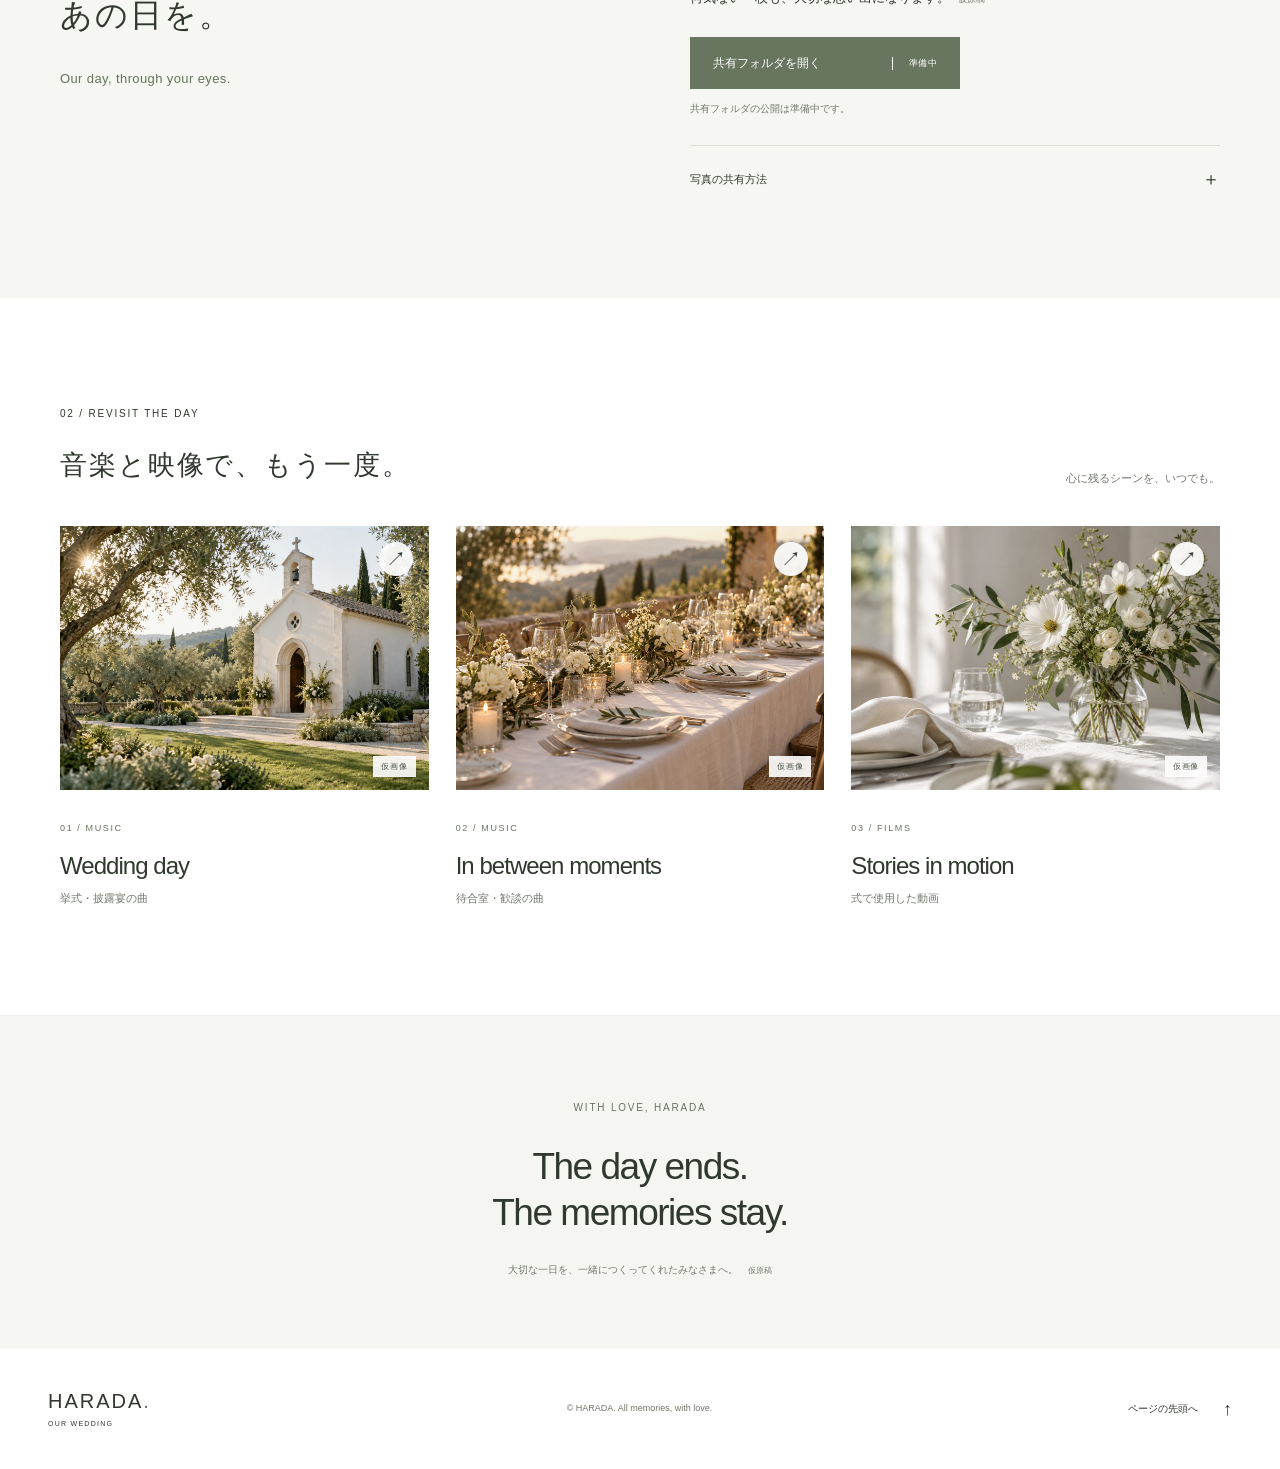
<file: wedding.html>
<!doctype html>
<html lang="ja">
<head>
  <meta charset="utf-8">
  <meta name="viewport" content="width=device-width, initial-scale=1">
  <meta name="description" content="HARADAの結婚式の思い出をつなぐページ。写真の共有、挙式・披露宴の曲、待合室・歓談の曲、当日の動画をご案内します。現在は仮素材のプレビューです。">
  <meta name="theme-color" content="#ffffff">
  <title>ウエディングトップ | HARADA — Our wedding</title>
  <link rel="icon" href="assets/images/favicon.svg" type="image/svg+xml">
  <link rel="stylesheet" href="assets/css/style.css">
  <script src="assets/js/config.js" defer></script>
  <script src="assets/js/main.js" defer></script>
</head>
<body id="top">
  <a class="skip-link" href="#main">本文へスキップ</a>
  <header class="site-header">
    <div class="header-inner">
      <a class="brand" href="wedding.html" aria-label="HARADA ウエディングトップ"><span class="brand-name">HARADA<span class="brand-dot">.</span></span><span class="brand-sub">OUR WEDDING</span></a>
      <button class="menu-toggle" type="button" aria-expanded="false" aria-controls="site-nav"><span class="menu-label">メニュー</span><span class="menu-lines" aria-hidden="true"></span></button>
      <nav class="site-nav" id="site-nav" aria-label="メインメニュー">
        <a href="wedding.html" aria-current="page" ><span lang="en">Wedding</span><span>ウエディングトップ</span></a><a href="music.html" ><span lang="en">Wedding day</span><span>挙式・披露宴の曲</span></a><a href="background-music.html" ><span lang="en">Waiting & reception</span><span>待合室・歓談の曲</span></a><a href="movie.html" ><span lang="en">Films</span><span>動画</span></a>
      </nav>
    </div>
  </header>
  <div class="draft-notice"><span class="status-dot" aria-hidden="true"></span>制作プレビュー <span class="notice-divider" aria-hidden="true">/</span> 原稿・画像は仮素材です。各リンクは準備中です。</div>

  <main id="main">
    <section class="home-hero wrap" aria-labelledby="home-title">
      <div class="hero-copy">
        <p class="eyebrow">OUR WEDDING ARCHIVE</p>
        <h1 id="home-title" lang="en">One day.<br>A lifetime<br>of <span>memories.</span></h1>
        <p class="hero-jp">あの日のつづきを、ここで。</p>
        <p class="hero-description">写真と音楽と映像で振り返る、<br>私たちのウエディング。<small class="inline-draft">仮原稿</small></p>
        <a class="text-link" href="#photos">写真を共有する <span aria-hidden="true">↗</span></a>
      </div>
<figure class="photo hero-photo"><img src="assets/images/wedding-flowers.webp" alt="白い花とグリーンを生けた、柔らかな光のテーブル（AI生成の仮画像）" width="1536" height="1024" fetchpriority="high"><figcaption>仮画像 · AI GENERATED</figcaption></figure>
      <div class="hero-bottom"><span>A LITTLE PLACE FOR OUR MEMORIES</span><a href="#memories">EXPLORE <span aria-hidden="true">↓</span></a></div>
    </section>
    <section class="welcome wrap narrow">
      <span class="tiny-label">DEAR OUR GUESTS</span>
      <h2>何度でも、思い出せるように。</h2>
      <p>笑い合った瞬間も、心に残ったメロディーも。<br class="desktop-break">あの日のかけらを、みなさまと分かち合えたらうれしいです。</p>
      <p>撮ってくださった写真を集める場所と、<br class="desktop-break">当日の音楽や映像を、ここにまとめました。</p>
      <span class="draft-label">メッセージは仮原稿です</span>
    </section>
    <section class="photo-share" id="photos" aria-labelledby="photo-title">
      <div class="wrap share-grid">
        <div class="share-heading"><span class="tiny-label">01 / SHARE OUR MEMORIES</span><h2 id="photo-title">あなたの目線で残した、<br>あの日を。</h2><p class="section-en" lang="en">Our day, through your eyes.</p></div>
        <div class="share-copy"><span class="tag">PHOTO SHARING</span><p>みなさまが撮影した写真を、<br>Google ドライブの共有フォルダへ。<br>何気ない一枚も、大切な思い出になります。<small class="inline-draft">仮原稿</small></p>
<span class="button button-solid pending-link" data-link="photoFolder" data-label="共有フォルダを開く"><span>共有フォルダを開く</span><small>準備中</small></span>
          <p class="help-text">共有フォルダの公開は準備中です。</p>
          <details class="guide"><summary>写真の共有方法 <span aria-hidden="true">＋</span></summary><ol><li>公開後、上のリンクから共有フォルダを開きます。</li><li>Google ドライブで「＋」または「新規」から写真をアップロードします。</li><li>端末によってはGoogleアカウントへのログインやアプリが必要です。閲覧・アップロードの範囲はフォルダの権限設定によって異なります。</li></ol><p>写真は参列者の思い出としてお楽しみください。写っている方の意向にご配慮ください。</p></details>
        </div>
      </div>
    </section>
    <section class="memories wrap" id="memories" aria-labelledby="memories-title">
<div class="section-heading"><div><span class="tiny-label">02 / REVISIT THE DAY</span><h2>音楽と映像で、もう一度。</h2></div><p>心に残るシーンを、いつでも。</p></div>
      <div class="memory-grid">
        <a class="memory-card" href="music.html"><div class="card-image"><img src="assets/images/ceremony.webp" alt="緑に囲まれた白いチャペル（AI生成の仮画像）" width="1536" height="1024" loading="lazy"><span class="image-note">仮画像</span><span class="circle-arrow" aria-hidden="true">↗</span></div><div class="card-caption"><span class="tiny-label">01 / MUSIC</span><h3 lang="en">Wedding day</h3><p>挙式・披露宴の曲</p></div></a>
        <a class="memory-card" href="background-music.html"><div class="card-image"><img src="assets/images/reception.webp" alt="白い花とキャンドルのあるテーブル（AI生成の仮画像）" width="1536" height="1024" loading="lazy"><span class="image-note">仮画像</span><span class="circle-arrow" aria-hidden="true">↗</span></div><div class="card-caption"><span class="tiny-label">02 / MUSIC</span><h3 lang="en">In between moments</h3><p>待合室・歓談の曲</p></div></a>
        <a class="memory-card" href="movie.html"><div class="card-image"><img src="assets/images/wedding-flowers.webp" alt="一日を彩る白い花のイメージ（AI生成の仮画像）" width="1536" height="1024" loading="lazy"><span class="image-note">仮画像</span><span class="circle-arrow" aria-hidden="true">↗</span></div><div class="card-caption"><span class="tiny-label">03 / FILMS</span><h3 lang="en">Stories in motion</h3><p>式で使用した動画</p></div></a>
      </div>
    </section>
  </main>

  <section class="closing" aria-label="感謝のメッセージ（仮原稿）">
    <span class="tiny-label">WITH LOVE, HARADA</span>
    <p lang="en">The day ends.<br>The memories stay.</p>
    <span class="closing-jp">大切な一日を、一緒につくってくれたみなさまへ。<small>仮原稿</small></span>
  </section>
  <footer class="site-footer">
    <a class="footer-brand" href="wedding.html">HARADA<span class="brand-dot">.</span><span>OUR WEDDING</span></a>
    <p>© HARADA. All memories, with love.</p>
    <a class="back-top" href="#top">ページの先頭へ <span aria-hidden="true">↑</span></a>
  </footer>
</body>
</html>
</file>
<file: assets/css/style.css>
/* HARADA — Our wedding / 色・余白はここから調整できます。 */
:root{--ink:#30382f;--muted:#71776d;--olive:#66735d;--olive-dark:#4e5c46;--sage:#e7ebe2;--paper:#f6f7f2;--line:#e1e5dd;--white:#fff;--max:1160px;--gutter:48px}
*{box-sizing:border-box}html{scroll-behavior:smooth;scroll-padding-top:120px}body{margin:0;background:var(--white);color:var(--ink);font-family:"Helvetica Neue",Arial,"Hiragino Kaku Gothic ProN","Yu Gothic",Meiryo,sans-serif;font-size:15px;line-height:1.9;-webkit-font-smoothing:antialiased}a{color:inherit;text-decoration:none}button{font:inherit}img{display:block;max-width:100%;object-fit:cover}figure,p,h1,h2,h3{margin:0}h1,h2,h3{font-weight:400}a,button,summary{-webkit-tap-highlight-color:transparent}a:focus-visible,button:focus-visible,summary:focus-visible,video:focus-visible{outline:3px solid var(--olive);outline-offset:6px}::selection{background:var(--sage)}[id]{scroll-margin-top:110px}.wrap{width:min(var(--max),calc(100% - var(--gutter)*2));margin-inline:auto}.narrow{max-width:720px}.tiny-label,.eyebrow{font-size:10px;letter-spacing:.18em;font-weight:500;line-height:1.6}.eyebrow{color:var(--olive);margin-bottom:25px}.skip-link{position:fixed;top:10px;left:15px;z-index:100;transform:translateY(-180%);background:var(--ink);color:#fff;padding:10px 20px}.skip-link:focus{transform:translateY(0)}
.site-header{background:rgba(255,255,255,.97);border-bottom:1px solid var(--line);position:sticky;top:0;z-index:30}.header-inner{max-width:1320px;min-height:96px;margin:auto;padding:0 48px;display:flex;align-items:center;justify-content:space-between;gap:30px}.brand{display:flex;align-items:center;gap:20px;flex-shrink:0}.brand-name{font-size:27px;line-height:1;letter-spacing:.12em;font-weight:500}.brand-dot{color:var(--olive)}.brand-sub{font-size:9px;letter-spacing:.15em;border-left:1px solid var(--line);padding-left:20px;line-height:1.6}.site-nav{display:flex;align-items:center;gap:28px}.site-nav>a{display:flex;flex-direction:column;position:relative;padding:25px 0 20px;line-height:1.5}.site-nav>a>span:first-child{font-size:12px;letter-spacing:.03em}.site-nav>a>span:last-child{font-size:9px;color:var(--muted);margin-top:4px}.site-nav a:after{position:absolute;bottom:14px;left:0;height:1px;background:var(--olive);content:"";width:0;transition:width .2s}.site-nav a:hover:after,.site-nav a[aria-current]:after{width:100%}.site-nav a[aria-current]{color:var(--olive-dark)}.menu-toggle{display:none}.draft-notice{padding:8px 24px;display:flex;gap:10px;justify-content:center;align-items:center;color:#67715f;background:#f6f7f3;font-size:10px;letter-spacing:.03em;line-height:1.7}.status-dot{width:5px;height:5px;border-radius:50%;background:#7b886c;flex-shrink:0}.notice-divider{color:#b4bdac}
.home-hero{padding-top:48px;display:grid;grid-template-columns:1fr 1.05fr;column-gap:40px}.hero-copy{padding:48px 0 32px}.hero-copy h1{font-size:clamp(58px,5.7vw,82px);font-weight:400;line-height:1.075;letter-spacing:-.055em}.hero-copy h1>span,.subhero h1>span{color:var(--olive)}.hero-jp{font-size:19px;letter-spacing:.1em;margin-top:30px}.hero-description{font-size:13px;color:var(--muted);margin-top:13px;line-height:2}.inline-draft{display:inline-block;font-size:9px;margin-left:8px;color:var(--muted);font-weight:400;white-space:nowrap;letter-spacing:0}.photo{position:relative;overflow:hidden;background:var(--paper)}.photo img{width:100%;height:100%}.photo figcaption,.image-note{position:absolute;bottom:13px;right:13px;background:rgba(255,255,255,.9);padding:3px 8px;font-size:8px;letter-spacing:.09em;color:#50574c}.hero-photo{height:610px;align-self:start}.hero-photo img{object-position:64% center}.text-link{display:inline-flex;align-items:center;gap:38px;font-size:12px;margin-top:30px;border-bottom:1px solid var(--ink);padding-bottom:9px}.text-link span{font-size:20px;line-height:1}.text-link:hover{color:var(--olive)}.hero-bottom{grid-column:1/-1;display:flex;align-items:center;justify-content:space-between;font-size:9px;letter-spacing:.16em;padding:22px 0;border-bottom:1px solid var(--line)}.hero-bottom a{display:flex;gap:20px;align-items:center}.hero-bottom a span{font-size:18px}.welcome{text-align:center;padding:108px 0 114px}.welcome h2{font-size:26px;letter-spacing:.08em;margin:24px 0}.welcome p{font-size:13px;line-height:2.3;color:#626b5d;margin-top:17px}.draft-label{display:inline-block;font-size:9px;line-height:1.5;letter-spacing:.03em;color:var(--muted);background:var(--paper);border:1px solid var(--line);padding:2px 6px;font-weight:400}.welcome>.draft-label{margin-top:24px}.photo-share{background:var(--paper);padding:80px 0 85px}.share-grid{display:grid;grid-template-columns:1fr 1fr;gap:100px}.share-heading h2{font-size:32px;line-height:1.8;letter-spacing:.06em;margin-top:24px}.section-en{font-size:13px;letter-spacing:.03em;color:var(--olive);margin-top:22px}.tag{font-size:9px;letter-spacing:.15em;color:var(--olive);border:1px solid #bdc6b7;border-radius:30px;padding:6px 12px}.share-copy>p{font-size:13px;line-height:2.2;margin-top:21px}.button{display:inline-flex;align-items:center;justify-content:space-between;gap:24px;min-height:52px;font-size:12px;line-height:1.5;padding:15px 22px;border:1px solid var(--olive);transition:background .2s,color .2s}.button-solid{color:#fff;background:var(--olive)}.button-solid.pending-link{background:#69765f;border-color:#69765f}.button-outline{color:var(--olive-dark)}.button small{font-size:9px;white-space:nowrap;letter-spacing:.04em;padding-left:16px;border-left:1px solid currentColor}.button.active-link .external-arrow{font-size:18px;line-height:1}.button.active-link:hover{background:var(--olive-dark);border-color:var(--olive-dark);color:white}.share-copy>.button{min-width:270px;margin-top:25px}.help-text,.share-copy>p.help-text{font-size:10px;line-height:1.9;color:var(--muted);margin-top:10px}.guide{border-top:1px solid #d9dfd2;margin-top:27px;font-size:11px}.guide summary{cursor:pointer;list-style:none;display:flex;justify-content:space-between;align-items:center;padding:16px 0;min-height:48px}.guide summary::-webkit-details-marker{display:none}.guide summary span{font-size:18px}.guide[open] summary span{transform:rotate(45deg)}.guide ol{padding-left:20px;margin:0 0 12px;line-height:2}.guide li{padding-bottom:5px}.guide>p{color:var(--muted);font-size:10px;padding-bottom:16px}.memories{padding:100px 0 106px}.section-heading{display:flex;align-items:end;justify-content:space-between;gap:25px;margin-bottom:35px}.section-heading h2{font-size:27px;letter-spacing:.07em;margin-top:14px}.section-heading>p{font-size:11px;color:var(--muted);padding-bottom:3px}.memory-grid{display:grid;grid-template-columns:repeat(3,minmax(0,1fr));gap:27px}.card-image{position:relative;aspect-ratio:1.4;overflow:hidden;background:var(--paper)}.card-image>img{width:100%;height:100%;transition:transform .6s}.memory-card:hover .card-image>img{transform:scale(1.045)}.circle-arrow{position:absolute;right:16px;top:16px;width:34px;height:34px;border-radius:50%;background:rgba(255,255,255,.92);display:grid;place-items:center;font-size:20px;line-height:1;transition:background .2s}.memory-card:hover .circle-arrow{background:var(--sage)}.card-caption{padding-top:22px}.card-caption .tiny-label{color:var(--olive);font-size:9px}.card-caption h3{font-size:24px;letter-spacing:-.04em;line-height:1.4;margin-top:9px}.card-caption p{font-size:11px;color:var(--muted);margin-top:5px}.closing{text-align:center;background:#f5f6f1;border-top:1px solid #edf0e8;padding:76px 24px 70px}.closing>.tiny-label{color:var(--olive)}.closing>p{font-size:37px;line-height:1.25;letter-spacing:-.04em;margin-top:24px}.closing-jp{display:block;font-size:10px;color:var(--muted);margin-top:23px}.closing-jp small{font-size:8px;margin-left:10px}.site-footer{max-width:1320px;margin:0 auto;min-height:120px;padding:32px 48px;display:flex;align-items:center;justify-content:space-between;gap:25px}.footer-brand{font-size:20px;letter-spacing:.1em;line-height:1}.footer-brand>span:last-child{display:block;font-size:7px;letter-spacing:.18em;margin-top:9px}.site-footer>p{font-size:9px;color:var(--muted)}.back-top{font-size:10px;display:flex;gap:25px;align-items:center;min-height:44px}.back-top>span{font-size:18px}
.breadcrumb{display:inline-flex;gap:15px;font-size:10px;color:var(--muted);padding:27px 0}.breadcrumb>span:first-child{color:#b5bdaf}.breadcrumb:hover{color:var(--olive-dark)}.subhero{display:grid;grid-template-columns:1fr .9fr;gap:70px;align-items:center;padding:16px 0 57px;border-bottom:1px solid var(--line)}.subhero-copy{padding:18px 0}.subhero .eyebrow{font-size:9px;margin-bottom:21px}.subhero h1{font-size:clamp(55px,5.4vw,76px);line-height:1.04;letter-spacing:-.055em}.subhero-ja{font-size:17px;letter-spacing:.08em;margin-top:23px}.subhero-description{font-size:12px;line-height:2.1;margin-top:12px;color:var(--muted)}.subhero-photo{height:335px}.subhero-photo img{object-position:center}.music-layout{display:grid;grid-template-columns:220px minmax(0,1fr);gap:90px;padding-top:60px;padding-bottom:75px}.playlist-aside{align-self:start;position:sticky;top:140px}.playlist-aside>.tiny-label{color:var(--olive)}.playlist-aside nav{margin-top:24px;border-bottom:1px solid var(--line)}.playlist-aside nav>a{display:flex;align-items:center;gap:18px;border-top:1px solid var(--line);font-size:12px;min-height:57px;padding:12px 3px}.playlist-aside nav>a:hover{color:var(--olive);background:var(--paper)}.playlist-aside nav>a>span:first-child{font-size:9px;color:var(--muted)}.playlist-aside nav>a>span:last-child{margin-left:auto;font-size:17px}.playlist-note{padding:26px 20px;background:var(--paper);margin-top:35px}.playlist-note svg{color:var(--olive)}.playlist-note>p:first-of-type{font-size:13px;line-height:1.9;margin:13px 0 20px}.playlist-pending{display:flex;flex-wrap:wrap;align-items:center;gap:8px;font-size:11px}.playlist-pending small{font-size:8px;border:1px solid #d0d8c9;padding:1px 5px}.playlist-pending.active-link{border-bottom:1px solid var(--olive);padding-bottom:5px}.content-notice{font-size:11px;color:var(--muted);line-height:1.9;border-left:2px solid #c4cdbd;padding-left:14px;margin-bottom:35px}.song-section+.song-section{margin-top:55px}.song-heading{display:flex;align-items:center;justify-content:space-between}.song-heading .tiny-label{color:var(--olive)}.song-heading h2{font-size:26px;margin-top:5px;letter-spacing:.07em}.section-mark{font-size:30px;color:#a4af9b}.song-description{font-size:11px;color:var(--muted);margin:9px 0 21px}.track-list{list-style:none;padding:0;margin:0;border-top:1px solid var(--line)}.track{display:grid;grid-template-columns:25px 64px minmax(0,1fr) auto;align-items:center;gap:19px;padding:21px 0;border-bottom:1px solid var(--line)}.track-number{font-size:10px;color:var(--muted);font-variant-numeric:tabular-nums}.album-art{background:var(--sage)}.track-info{min-width:0}.track-scene{font-size:10px;color:var(--olive);display:flex;align-items:center;gap:8px;line-height:1.6;flex-wrap:wrap}.track-scene .draft-label{font-size:8px;padding:0 4px}.track h3{font-size:14px;line-height:1.7;margin-top:2px;overflow-wrap:anywhere}.track-info>p{font-size:10px;line-height:1.7;color:var(--muted);margin-top:2px}.track-listen{font-size:10px;display:flex;flex-direction:column;align-items:end;line-height:1.8;padding:10px 0 10px 10px;color:var(--muted);min-width:68px;min-height:44px}.track-listen small{font-size:8px}.track-listen.active-link{color:var(--olive-dark);flex-direction:row;align-items:center;gap:14px;border-bottom:1px solid var(--line)}.track-listen.active-link:hover{color:var(--ink);border-color:var(--ink)}.music-end{background:var(--paper);text-align:center;padding:35px 20px;margin-top:45px}.music-end>.tiny-label{font-size:9px;color:var(--olive)}.music-end p{font-size:12px;margin-top:10px}.music-end .draft-label{margin-top:12px}.next-pages{display:grid;grid-template-columns:1fr 1fr;gap:50px;padding-top:27px;padding-bottom:65px;border-top:1px solid var(--line)}.next-pages>a{display:flex;flex-direction:column;gap:10px;padding:8px 0}.next-pages>a>.tiny-label{color:var(--muted);font-size:9px}.next-pages>a>span:last-child{display:flex;align-items:center;justify-content:space-between;font-size:13px}.next-pages>a>span:last-child>span{font-size:22px}.next-pages>a:hover{color:var(--olive)}
.film-section{padding-top:65px;padding-bottom:70px}.film-grid{display:grid;grid-template-columns:repeat(3,minmax(0,1fr));gap:28px}.film-poster{position:relative;aspect-ratio:16/10;background:var(--paper);overflow:hidden}.film-poster>img{width:100%;height:100%;filter:brightness(.75)}.film-placeholder{position:absolute;inset:0;display:flex;flex-direction:column;align-items:center;justify-content:center;gap:9px;color:white;font-size:10px;letter-spacing:.08em}.film-placeholder>span{width:46px;height:46px;display:grid;place-items:center;border:1px solid #fff9;border-radius:50%;font-size:22px;line-height:1}.film-body{padding-top:20px}.film-title{display:flex;justify-content:space-between;align-items:center}.film-title .tiny-label{font-size:9px;color:var(--olive)}.film-body h3{font-size:29px;letter-spacing:-.04em;line-height:1.3;margin-top:12px}.film-ja{font-size:11px;margin-top:6px}.film-description{font-size:11px;color:var(--muted);line-height:2;margin:19px 0 21px}.film-body .button{display:flex;width:100%}.viewing-note{display:flex;gap:40px;align-items:start;margin-top:55px;padding:25px 0 0;border-top:1px solid var(--line)}.viewing-note>.tiny-label{flex-shrink:0;color:var(--olive);padding-top:4px}.viewing-note>p{font-size:10px;line-height:2;color:var(--muted)}.film-poster:has(video){aspect-ratio:auto}.film-poster video{display:block;width:100%;aspect-ratio:16/10;background:#20261f}
@media(min-width:1500px){.hero-copy{padding-top:60px}.hero-photo{height:650px}}
@media(max-width:1100px){:root{--gutter:36px}.header-inner{padding:0 36px}.brand-sub{display:none}.site-nav{gap:25px}.home-hero{gap:25px}.hero-copy{padding-top:32px}.hero-copy h1{font-size:65px}.hero-photo{height:560px}.share-grid{gap:60px}.music-layout{gap:50px;grid-template-columns:180px minmax(0,1fr)}.subhero{gap:35px}.subhero-photo{height:320px}.memory-grid,.film-grid{gap:20px}.track{gap:14px}.film-body h3{font-size:25px}}
@media(max-width:800px){:root{--gutter:26px}html{scroll-padding-top:100px}.header-inner{min-height:78px;padding:0 26px;gap:15px}.brand-name{font-size:25px}.brand-sub{display:block;padding-left:15px;font-size:8px}.brand{gap:15px}.site-nav{gap:16px}.site-nav>a>span:first-child{font-size:10px}.site-nav>a>span:last-child{font-size:8px}.home-hero{padding-top:30px;gap:22px}.hero-copy{padding-top:25px}.hero-copy h1{font-size:53px}.hero-photo{height:485px}.hero-jp{font-size:15px;margin-top:25px}.hero-description{font-size:12px}.eyebrow{font-size:9px;margin-bottom:20px}.hero-bottom{font-size:8px}.welcome{padding:80px 0}.welcome h2{font-size:23px}.share-grid{gap:40px}.share-heading h2{font-size:25px}.photo-share{padding:60px 0}.memories{padding:75px 0}.section-heading h2{font-size:23px}.memory-grid{gap:18px}.card-caption h3{font-size:21px}.card-caption p{font-size:10px}.card-image{aspect-ratio:1.15}.section-heading>p{font-size:10px}.circle-arrow{width:29px;height:29px;font-size:18px;top:10px;right:10px}.closing{padding:60px 20px}.site-footer{padding:28px 26px;gap:15px}.site-footer>p{font-size:8px}.subhero h1{font-size:60px}.subhero{gap:30px;padding-bottom:40px;grid-template-columns:1.05fr 1fr}.subhero .eyebrow{font-size:8px}.subhero-photo{height:300px}.subhero-ja{font-size:15px}.subhero-description{font-size:11px}.music-layout{gap:35px;grid-template-columns:150px minmax(0,1fr);padding-top:45px}.playlist-note{padding:20px 14px}.track{grid-template-columns:18px 50px minmax(0,1fr) auto;gap:11px;padding:18px 0}.album-art{width:50px;height:50px}.track h3{font-size:12px}.track-info>p{font-size:9px}.track-listen{font-size:9px;min-width:56px;padding-left:2px}.film-grid{grid-template-columns:1fr;gap:38px}.film-card{display:grid;grid-template-columns:1fr 1fr;gap:30px;align-items:start}.film-body{padding-top:0}.film-poster{aspect-ratio:1.2}.film-title .draft-label{font-size:8px}.film-description{margin:12px 0}.viewing-note{gap:30px}.film-body h3{font-size:27px}}
@media(max-width:700px){.header-inner{flex-wrap:wrap;min-height:76px;padding-top:17px;padding-bottom:17px}.site-nav{width:100%;display:grid;grid-template-columns:1fr 1fr;gap:0 24px;border-top:1px solid var(--line);margin-top:12px}.site-nav>a{padding:14px 0}.site-nav>a>span:first-child{font-size:12px}.site-nav>a>span:last-child{font-size:10px}.site-nav>a:after{bottom:7px}.js .menu-toggle{display:flex;align-items:center;gap:14px;min-height:42px;min-width:90px;background:none;border:0;padding:0;color:var(--ink);cursor:pointer}.menu-label{font-size:10px}.menu-lines{width:24px;height:14px;position:relative;display:block}.menu-lines:before,.menu-lines:after{content:"";position:absolute;left:0;right:0;height:1px;background:currentColor;transition:transform .2s,top .2s}.menu-lines:before{top:3px}.menu-lines:after{top:11px}.menu-toggle[aria-expanded=true] .menu-lines:before{top:7px;transform:rotate(45deg)}.menu-toggle[aria-expanded=true] .menu-lines:after{top:7px;transform:rotate(-45deg)}.js .site-nav:not(.is-open){display:none}.draft-notice{font-size:9px;padding:8px 18px;gap:6px;flex-wrap:wrap}.draft-notice .notice-divider{display:none}.home-hero{grid-template-columns:1fr;gap:0;padding-top:35px}.hero-copy{padding:0 0 32px}.hero-copy h1{font-size:clamp(57px,10.8vw,76px);line-height:1.04;letter-spacing:-.05em}.hero-jp{margin-top:25px;font-size:16px}.hero-description{font-size:12px;margin-top:12px}.hero-photo{height:auto;aspect-ratio:1.25;width:100%}.hero-photo img{object-position:64% center}.hero-bottom{font-size:7px;letter-spacing:.1em;padding:17px 0}.hero-bottom a{gap:10px;font-size:8px}.hero-bottom a>span{font-size:16px}.text-link{margin-top:23px}.welcome{padding:70px 0}.welcome h2{font-size:22px;letter-spacing:.05em;margin:21px 0}.welcome p{font-size:12px;line-height:2.3}.desktop-break{display:none}.share-grid{grid-template-columns:1fr;gap:34px}.share-heading h2{font-size:27px;margin-top:18px;line-height:1.7}.share-heading .section-en{font-size:12px;margin-top:15px}.share-copy>p{font-size:12px;margin-top:20px}.share-copy>.button{width:100%;margin-top:22px}.photo-share{padding:50px 0}.guide{margin-top:23px}.section-heading{display:block;margin-bottom:28px}.section-heading h2{font-size:23px;line-height:1.6;letter-spacing:.04em;margin-top:12px}.section-heading>p{margin-top:12px;font-size:11px}.memories{padding:65px 0}.memory-grid{grid-template-columns:1fr;gap:35px}.card-image{aspect-ratio:1.6}.card-caption{padding-top:17px}.card-caption h3{font-size:27px;margin-top:6px}.card-caption p{font-size:11px;margin-top:5px}.card-caption .tiny-label{font-size:8px}.circle-arrow{width:37px;height:37px;top:15px;right:15px;font-size:22px}.closing{padding:54px 20px}.closing>p{font-size:34px}.closing-jp{font-size:9px}.site-footer{display:grid;grid-template-columns:1fr auto;padding:30px 26px;gap:23px 15px}.site-footer>p{grid-column:1/-1;grid-row:2;font-size:8px}.footer-brand{font-size:19px}.back-top{font-size:9px;gap:15px}.breadcrumb{padding:21px 0;font-size:9px;gap:12px}.subhero{grid-template-columns:1fr;gap:28px;padding:10px 0 32px}.subhero-copy{padding:0}.subhero h1{font-size:65px;line-height:1.035}.subhero .eyebrow{font-size:8px;margin-bottom:18px}.subhero-ja{font-size:16px;margin-top:21px}.subhero-description{font-size:11px;margin-top:12px}.subhero-photo{height:auto;aspect-ratio:1.8}.music-layout{grid-template-columns:1fr;gap:30px;padding-top:32px;padding-bottom:45px}.playlist-aside{position:static}.playlist-aside nav{display:grid;grid-template-columns:1fr 1fr;gap:20px;border-bottom:0;margin-top:15px}.playlist-aside nav>a{border-top:1px solid var(--line);border-bottom:1px solid var(--line);gap:12px;min-height:52px;font-size:11px}.playlist-aside>.tiny-label{font-size:9px}.playlist-note{display:flex;align-items:center;gap:14px;margin-top:20px;padding:15px}.playlist-note>svg{width:28px;height:28px;flex-shrink:0}.playlist-note>p:first-of-type{font-size:10px;margin:0}.playlist-note .playlist-pending{margin-left:auto;font-size:10px;align-items:start;flex-direction:column;gap:5px}.playlist-note .help-text{display:none}.content-notice{font-size:10px;margin-bottom:30px}.song-heading h2{font-size:24px}.song-heading .tiny-label{font-size:9px}.song-description{font-size:10px;margin:9px 0 19px}.track{grid-template-columns:18px 49px minmax(0,1fr) 56px;gap:10px;padding:18px 0}.album-art{width:49px;height:49px}.track-scene{font-size:9px;gap:5px}.track h3{font-size:12px;line-height:1.7}.track-info>p{font-size:9px}.track-number{font-size:9px}.track-listen{font-size:9px;min-width:0}.track-listen.active-link{flex-direction:column;align-items:end;gap:3px}.track-listen small{font-size:8px}.song-section+.song-section{margin-top:40px}.music-end{margin-top:35px;padding:28px 15px}.music-end p{font-size:11px}.next-pages{gap:26px;padding:23px 0 42px}.next-pages>a>.tiny-label{font-size:8px}.next-pages>a>span:last-child{font-size:10px;gap:10px;align-items:start}.next-pages>a>span:last-child>span{font-size:18px}.film-section{padding-top:40px;padding-bottom:45px}.film-card{display:block}.film-grid{gap:42px}.film-poster{aspect-ratio:16/10}.film-body{padding-top:20px}.film-body h3{font-size:30px}.film-description{font-size:11px;margin:16px 0 20px}.viewing-note{display:block;margin-top:35px;padding-top:22px}.viewing-note>p{margin-top:12px}.film-placeholder{font-size:11px}.film-title .draft-label{font-size:9px}}
@media(max-width:360px){:root{--gutter:20px}.header-inner{padding-left:20px;padding-right:20px}.brand-sub{display:none}.draft-notice{font-size:8px}.hero-copy h1{font-size:55px}.welcome h2{font-size:19px}.share-heading h2{font-size:24px}.track{grid-template-columns:16px 40px minmax(0,1fr) 48px;gap:8px}.album-art{width:40px;height:40px}.track h3{font-size:11px}.track-scene{font-size:8px}.track-info>p{font-size:8px}.track-listen{font-size:8px}.subhero h1{font-size:59px}.playlist-note{gap:10px}.closing-jp{font-size:8px}.site-footer{padding-inline:20px}}
@media(prefers-reduced-motion:reduce){html{scroll-behavior:auto}*,*:before,*:after{transition:none!important}}
/* 小さい画面でも本文の可読性とヘッダーの一列表示を保ちます。 */
@media(max-width:700px){.js .menu-toggle{min-height:44px}.hero-description,.welcome p,.share-copy>p{font-size:14px}.subhero-description{font-size:13px}.track h3{font-size:14px}.track-info>p{font-size:11px}.track-scene{font-size:10px}.guide{font-size:13px}.guide>p{font-size:11px}.film-description{font-size:13px}.viewing-note>p{font-size:12px}.card-caption p{font-size:13px}.next-pages>a>span:last-child{font-size:12px}}
@media(max-width:420px){.brand-sub{display:none}}
@media(max-width:360px){.track h3{font-size:12px}.track-info>p{font-size:10px}.track-scene{font-size:9px}.next-pages>a>span:last-child{font-size:11px}}
</file>
